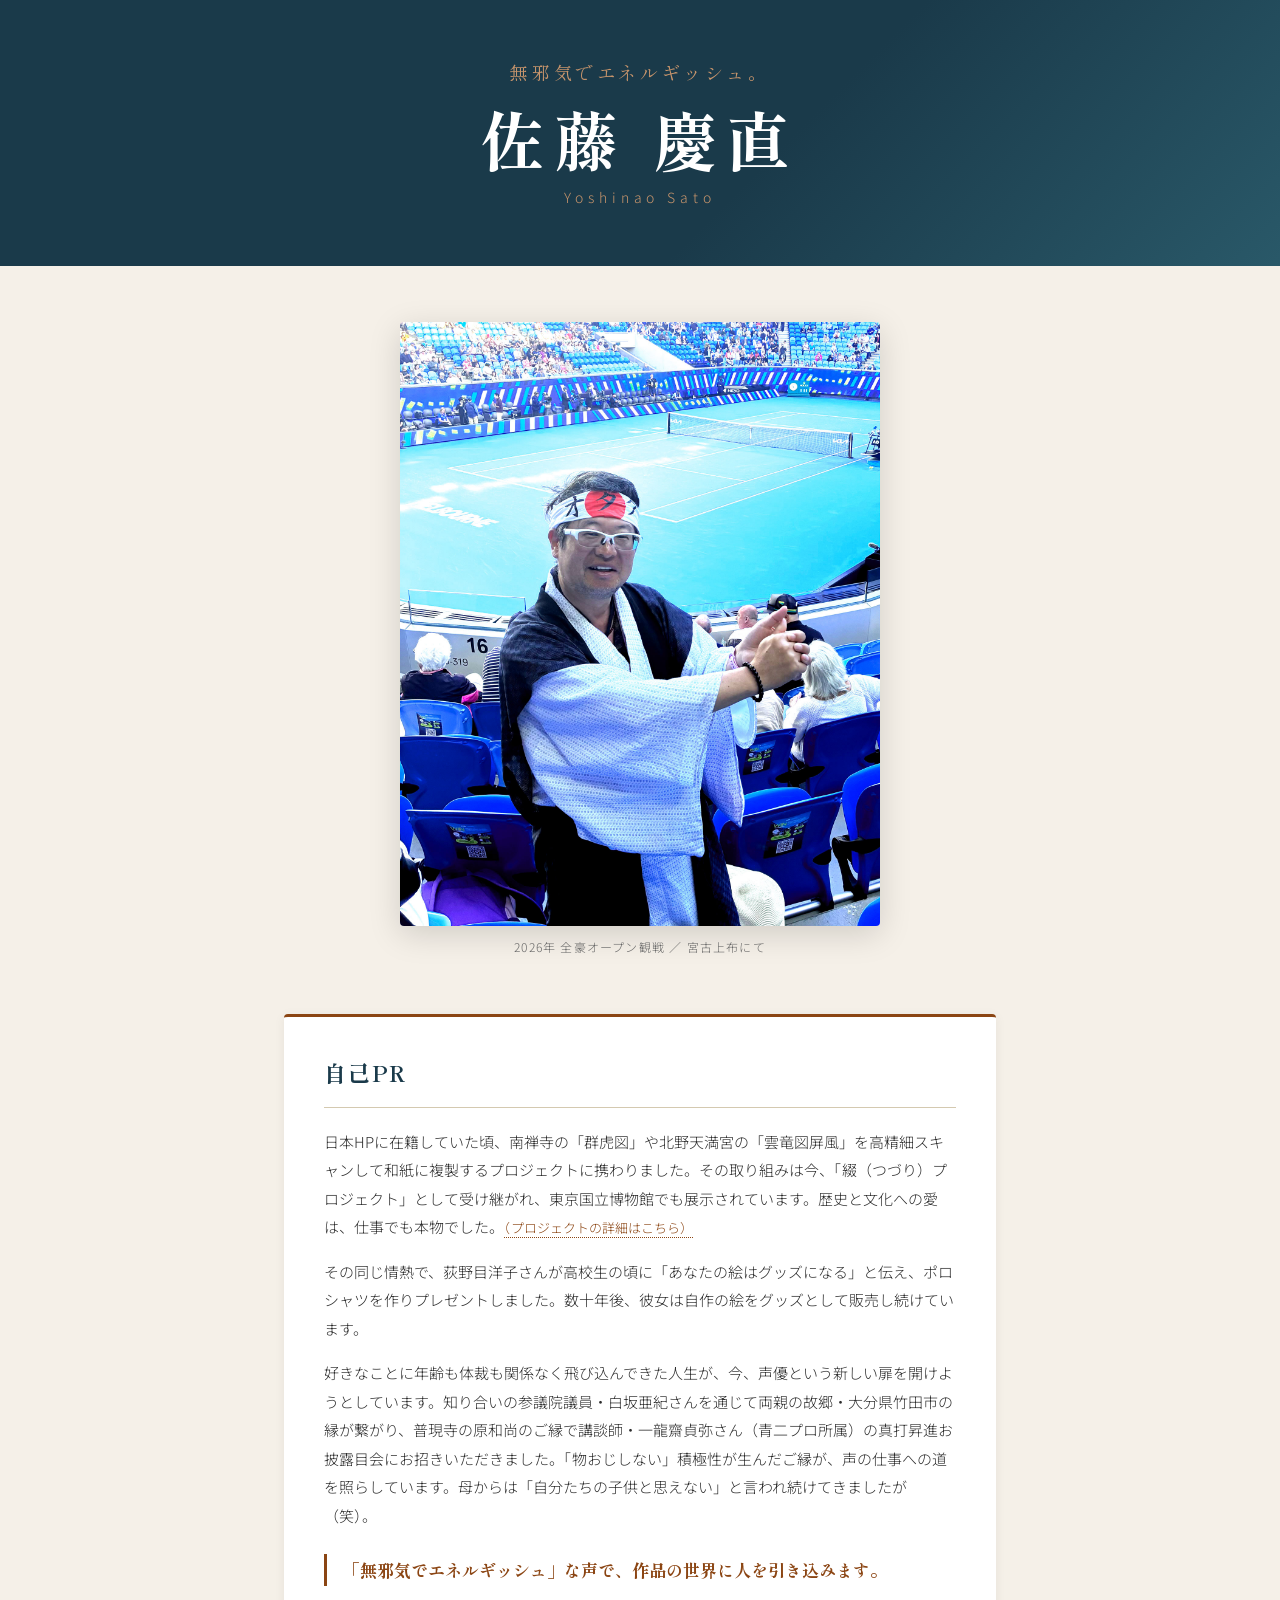
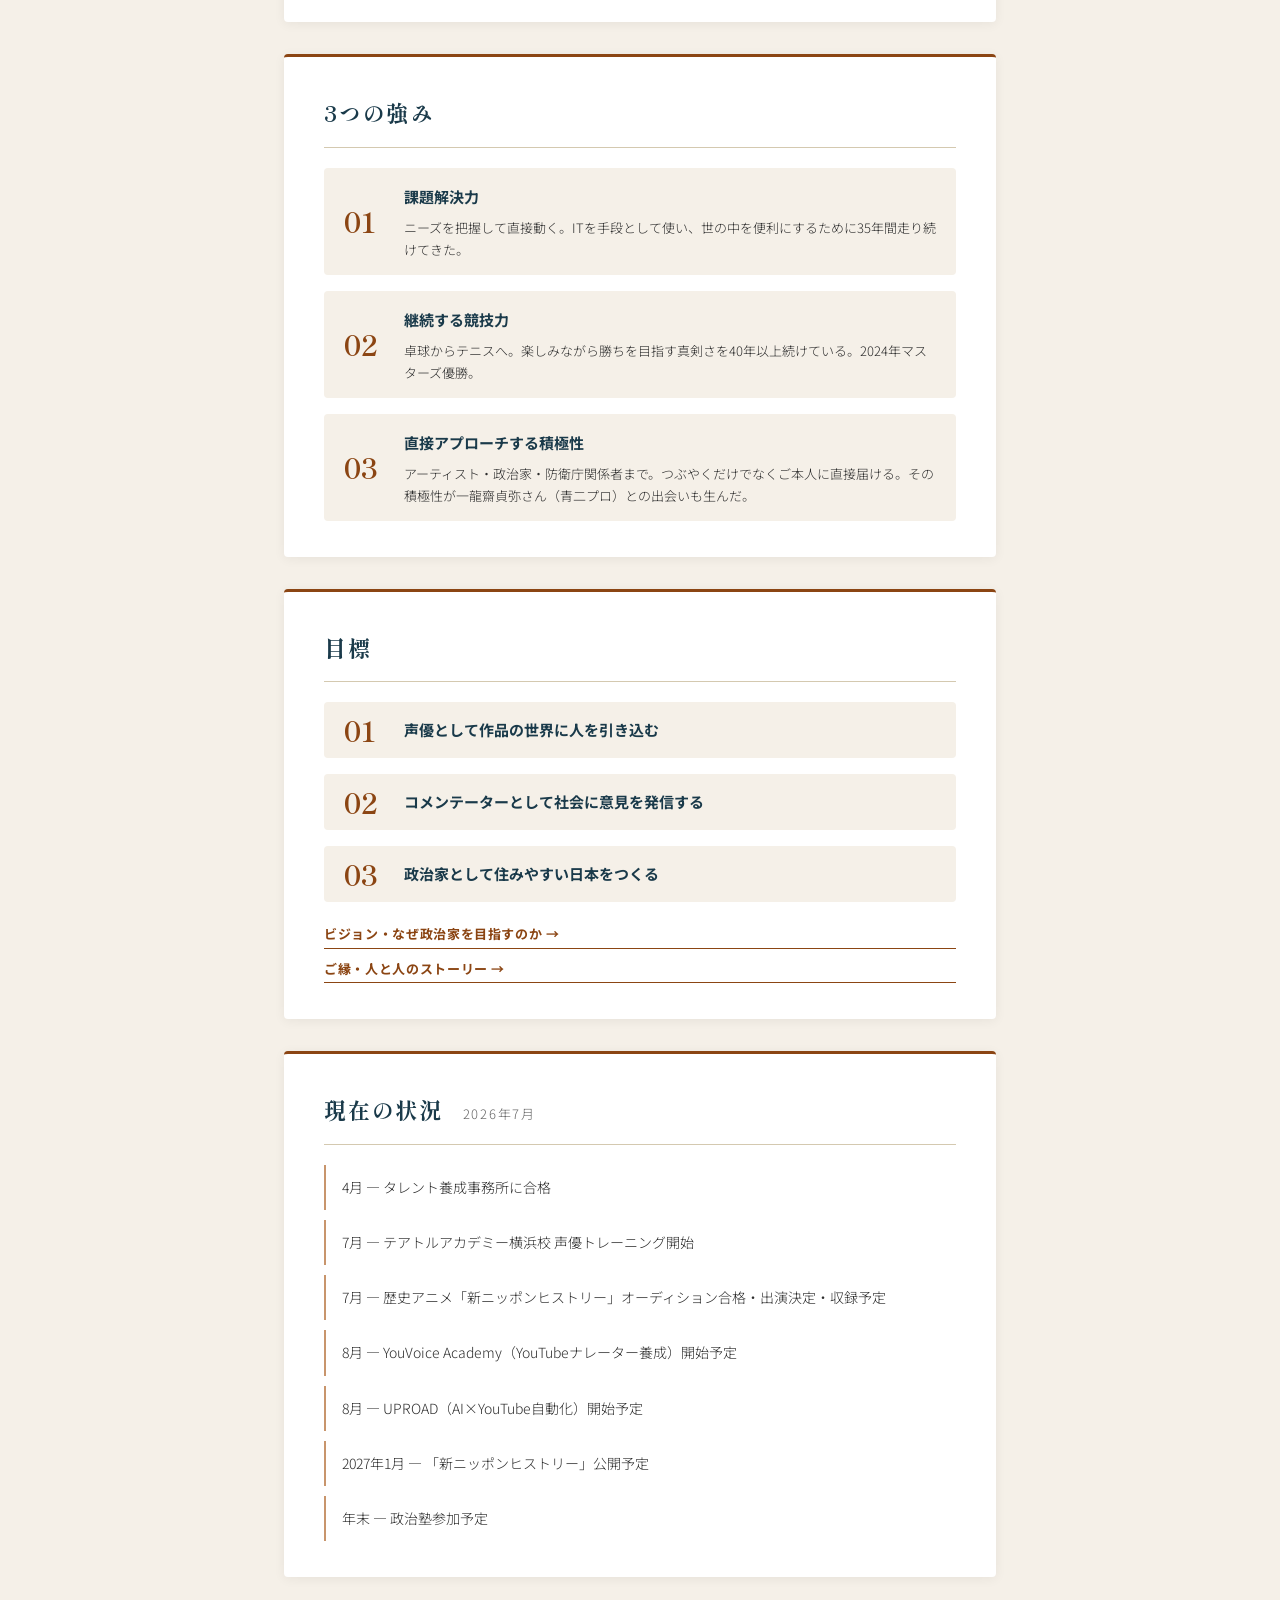
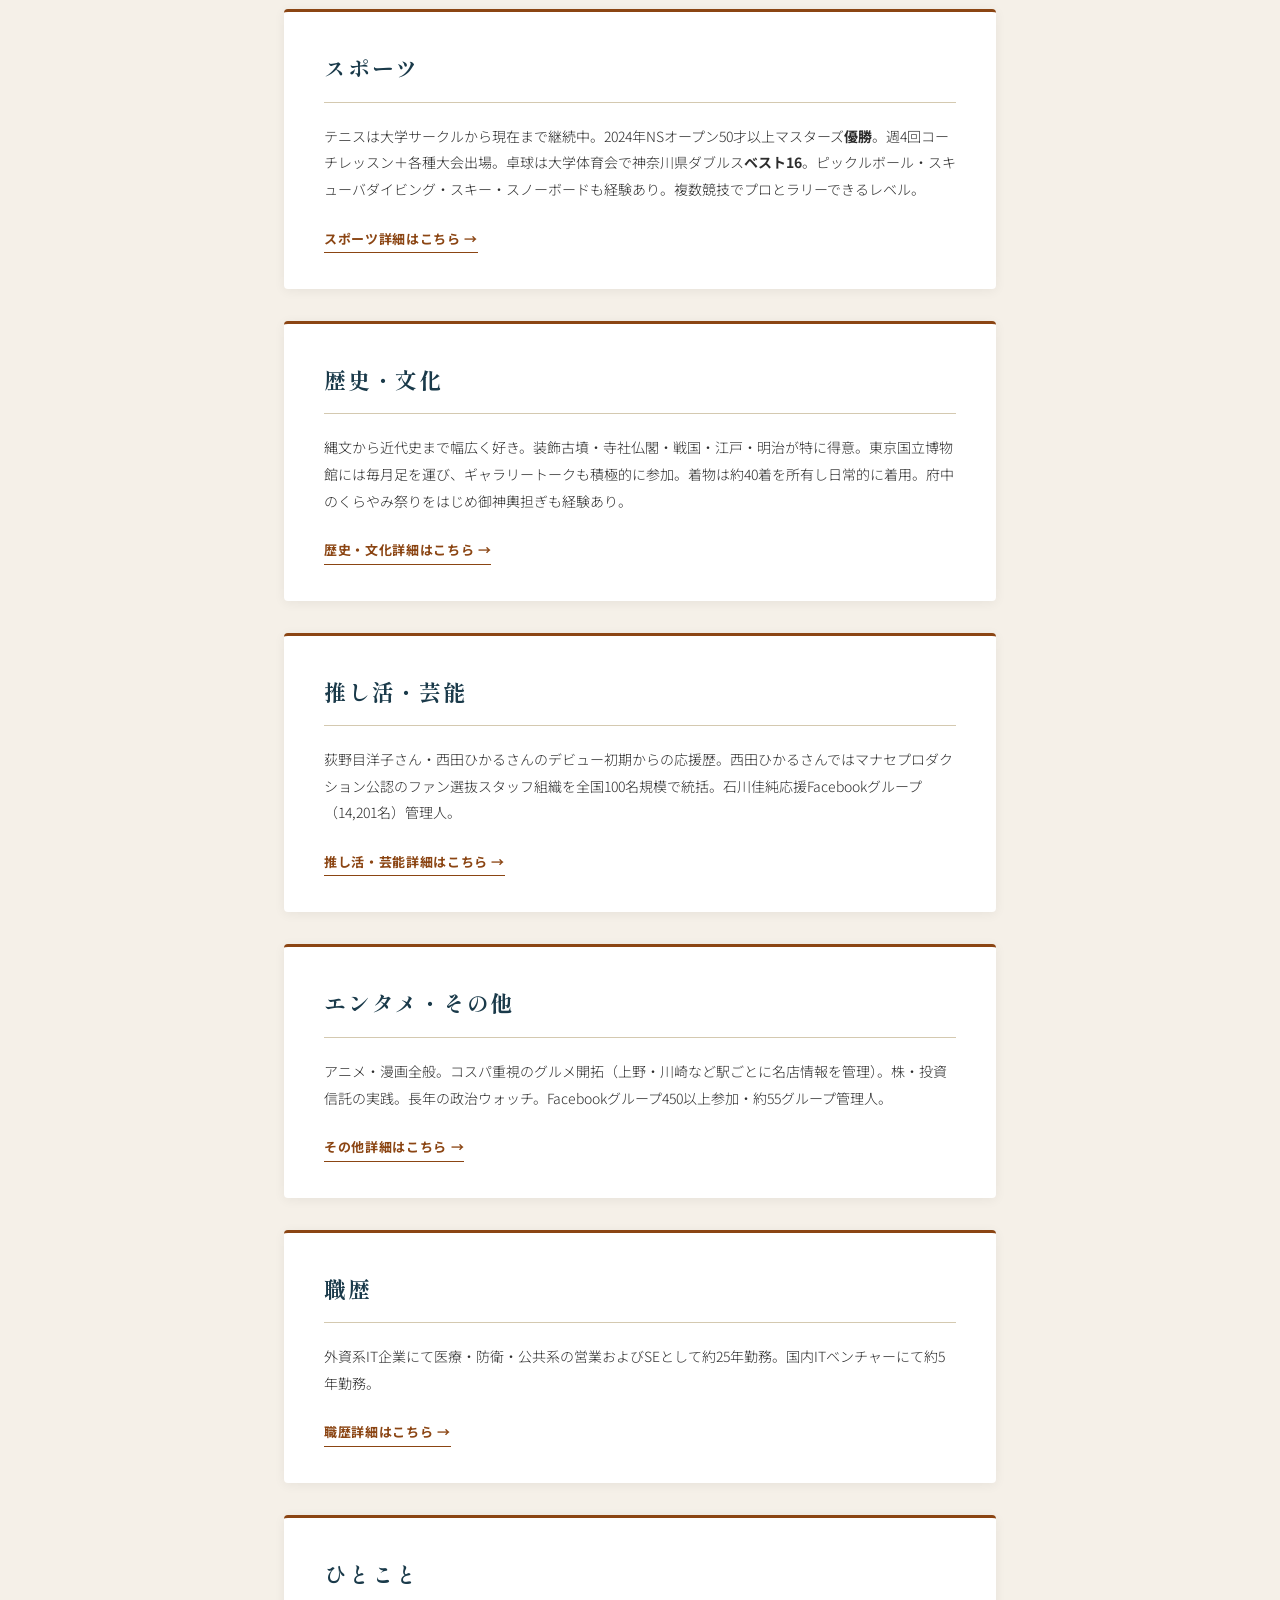
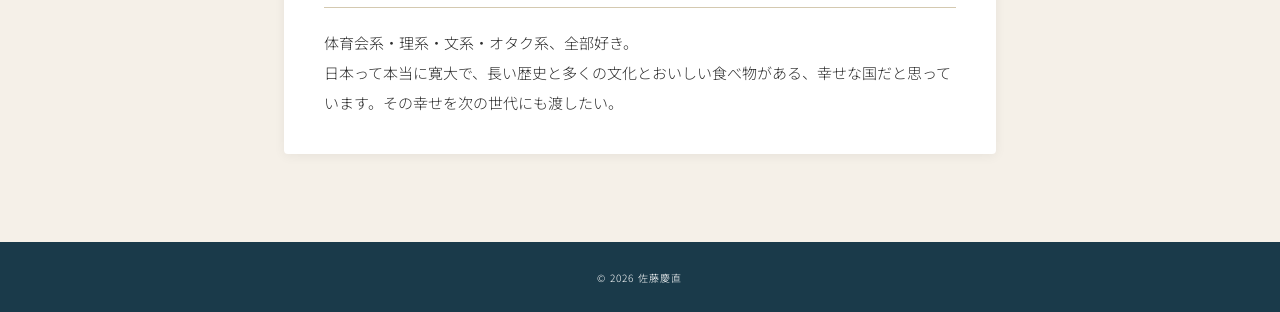
<file: index.html>
<!DOCTYPE html>
<html lang="ja">

<head>
    <meta charset="UTF-8">
    <meta name="viewport" content="width=device-width, initial-scale=1.0">
    <title>佐藤慶直 プロフィール</title>
    <link rel="stylesheet" href="sample.css">
    <link rel="preconnect" href="https://fonts.googleapis.com">
    <link rel="preconnect" href="https://fonts.gstatic.com" crossorigin>
    <link href="https://fonts.googleapis.com/css2?family=Noto+Sans+JP:wght@300;400;700;900&family=Shippori+Mincho:wght@400;700&display=swap" rel="stylesheet">
</head>

<body>

    <header>
        <div class="header-inner">
            <p class="header-catch">無邪気でエネルギッシュ。</p>
            <h1>佐藤 慶直</h1>
            <p class="header-sub">Yoshinao Sato</p>
        </div>
    </header>

    <main>

        <!-- メイン画像 -->
        <div class="mv">
            <img src="images/AO2026JanIMG_3652ps.jpg" alt="2026年全豪オープンに宮古上布で参加">
            <p class="mv-caption">2026年 全豪オープン観戦 ／ 宮古上布にて</p>
        </div>

        <!-- 自己PR -->
        <section class="section-pr">
            <h2>自己PR</h2>
            <p>
                日本HPに在籍していた頃、南禅寺の「群虎図」や北野天満宮の「雲竜図屏風」を高精細スキャンして和紙に複製するプロジェクトに携わりました。その取り組みは今、「綴（つづり）プロジェクト」として受け継がれ、東京国立博物館でも展示されています。歴史と文化への愛は、仕事でも本物でした。<a href="kyoto-project.html" class="inline-link">（プロジェクトの詳細はこちら）</a>
            </p>
            <p>
                その同じ情熱で、荻野目洋子さんが高校生の頃に「あなたの絵はグッズになる」と伝え、ポロシャツを作りプレゼントしました。数十年後、彼女は自作の絵をグッズとして販売し続けています。
            </p>
            <p>
                好きなことに年齢も体裁も関係なく飛び込んできた人生が、今、声優という新しい扉を開けようとしています。知り合いの参議院議員・白坂亜紀さんを通じて両親の故郷・大分県竹田市の縁が繋がり、普現寺の原和尚のご縁で講談師・一龍齋貞弥さん（青二プロ所属）の真打昇進お披露目会にお招きいただきました。「物おじしない」積極性が生んだご縁が、声の仕事への道を照らしています。母からは「自分たちの子供と思えない」と言われ続けてきましたが（笑）。
            </p>
            <p class="pr-theme">「無邪気でエネルギッシュ」な声で、作品の世界に人を引き込みます。</p>
        </section>

        <!-- 3つの強み -->
        <section>
            <h2>3つの強み</h2>
            <ol class="goal-list">
                <li>
                    <span class="goal-num">01</span>
                    <div>
                        <span class="goal-text">課題解決力</span>
                        <p style="font-size:13px;font-weight:300;margin-top:6px;line-height:1.7;">ニーズを把握して直接動く。ITを手段として使い、世の中を便利にするために35年間走り続けてきた。</p>
                    </div>
                </li>
                <li>
                    <span class="goal-num">02</span>
                    <div>
                        <span class="goal-text">継続する競技力</span>
                        <p style="font-size:13px;font-weight:300;margin-top:6px;line-height:1.7;">卓球からテニスへ。楽しみながら勝ちを目指す真剣さを40年以上続けている。2024年マスターズ優勝。</p>
                    </div>
                </li>
                <li>
                    <span class="goal-num">03</span>
                    <div>
                        <span class="goal-text">直接アプローチする積極性</span>
                        <p style="font-size:13px;font-weight:300;margin-top:6px;line-height:1.7;">アーティスト・政治家・防衛庁関係者まで。つぶやくだけでなくご本人に直接届ける。その積極性が一龍齋貞弥さん（青二プロ）との出会いも生んだ。</p>
                    </div>
                </li>
            </ol>
        </section>

        <!-- 目標 -->
        <section>
            <h2>目標</h2>
            <ol class="goal-list">
                <li>
                    <span class="goal-num">01</span>
                    <span class="goal-text">声優として作品の世界に人を引き込む</span>
                </li>
                <li>
                    <span class="goal-num">02</span>
                    <span class="goal-text">コメンテーターとして社会に意見を発信する</span>
                </li>
                <li>
                    <span class="goal-num">03</span>
                    <span class="goal-text">政治家として住みやすい日本をつくる</span>
                </li>
            </ol>
            <div style="margin-top: 20px; display: flex; flex-direction: column; gap: 8px;">
                <a href="vision.html" class="more-link">ビジョン・なぜ政治家を目指すのか →</a>
                <a href="connections.html" class="more-link">ご縁・人と人のストーリー →</a>
            </div>
        </section>

        <!-- 現在の状況 -->
        <section>
            <h2>現在の状況 <span class="section-date">2026年7月</span></h2>
            <ul class="status-list">
                <li>4月 ― タレント養成事務所に合格</li>
                <li>7月 ― テアトルアカデミー横浜校 声優トレーニング開始</li>
                <li>7月 ― 歴史アニメ「新ニッポンヒストリー」オーディション合格・出演決定・収録予定</li>
                <li>8月 ― YouVoice Academy（YouTubeナレーター養成）開始予定</li>
                <li>8月 ― UPROAD（AI×YouTube自動化）開始予定</li>
                <li>2027年1月 ― 「新ニッポンヒストリー」公開予定</li>
                <li>年末 ― 政治塾参加予定</li>
            </ul>
        </section>

        <!-- スポーツ -->
        <section class="section-hobby">
            <h2>スポーツ</h2>
            <p class="hobby-lead">
                テニスは大学サークルから現在まで継続中。2024年NSオープン50才以上マスターズ<strong>優勝</strong>。週4回コーチレッスン＋各種大会出場。卓球は大学体育会で神奈川県ダブルス<strong>ベスト16</strong>。ピックルボール・スキューバダイビング・スキー・スノーボードも経験あり。複数競技でプロとラリーできるレベル。
            </p>
            <a href="sports.html" class="more-link">スポーツ詳細はこちら →</a>
        </section>

        <!-- 歴史・文化 -->
        <section class="section-hobby">
            <h2>歴史・文化</h2>
            <p class="hobby-lead">
                縄文から近代史まで幅広く好き。装飾古墳・寺社仏閣・戦国・江戸・明治が特に得意。東京国立博物館には毎月足を運び、ギャラリートークも積極的に参加。着物は約40着を所有し日常的に着用。府中のくらやみ祭りをはじめ御神輿担ぎも経験あり。
            </p>
            <a href="history.html" class="more-link">歴史・文化詳細はこちら →</a>
        </section>

        <!-- 推し活・芸能 -->
        <section class="section-hobby">
            <h2>推し活・芸能</h2>
            <p class="hobby-lead">
                荻野目洋子さん・西田ひかるさんのデビュー初期からの応援歴。西田ひかるさんではマナセプロダクション公認のファン選抜スタッフ組織を全国100名規模で統括。石川佳純応援Facebookグループ（14,201名）管理人。
            </p>
            <a href="oshi.html" class="more-link">推し活・芸能詳細はこちら →</a>
        </section>

        <!-- エンタメ・その他 -->
        <section class="section-hobby">
            <h2>エンタメ・その他</h2>
            <p class="hobby-lead">
                アニメ・漫画全般。コスパ重視のグルメ開拓（上野・川崎など駅ごとに名店情報を管理）。株・投資信託の実践。長年の政治ウォッチ。Facebookグループ450以上参加・約55グループ管理人。
            </p>
            <a href="entame.html" class="more-link">その他詳細はこちら →</a>
        </section>

        <!-- 職歴 -->
        <section>
            <h2>職歴</h2>
            <p class="career-summary">
                外資系IT企業にて医療・防衛・公共系の営業およびSEとして約25年勤務。国内ITベンチャーにて約5年勤務。
            </p>
            <a href="career.html" class="more-link">職歴詳細はこちら →</a>
        </section>

        <!-- コメント -->
        <section>
            <h2>ひとこと</h2>
            <p class="comment-text">
                体育会系・理系・文系・オタク系、全部好き。<br>
                日本って本当に寛大で、長い歴史と多くの文化とおいしい食べ物がある、幸せな国だと思っています。その幸せを次の世代にも渡したい。
            </p>
        </section>

    </main>

    <footer>
        <p><small>&copy; 2026 佐藤慶直</small></p>
    </footer>

</body>

</html>
</file>
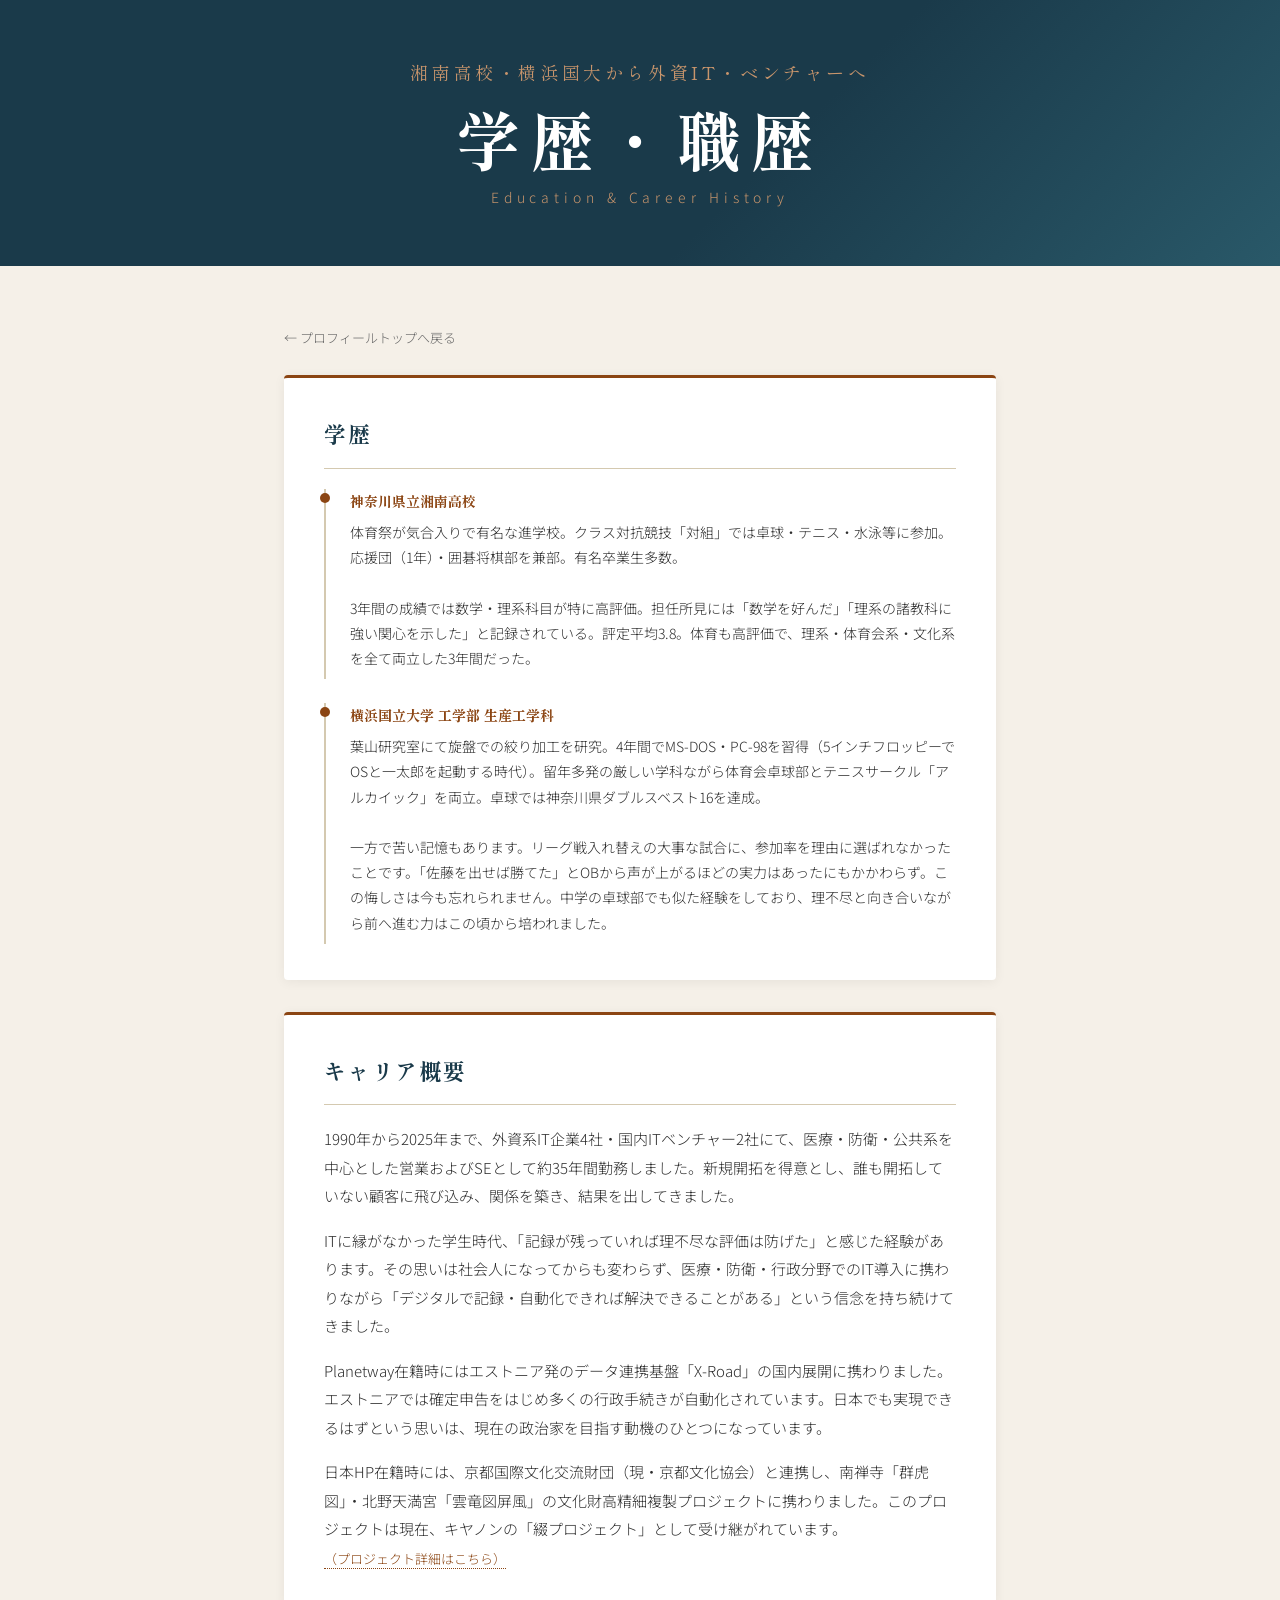
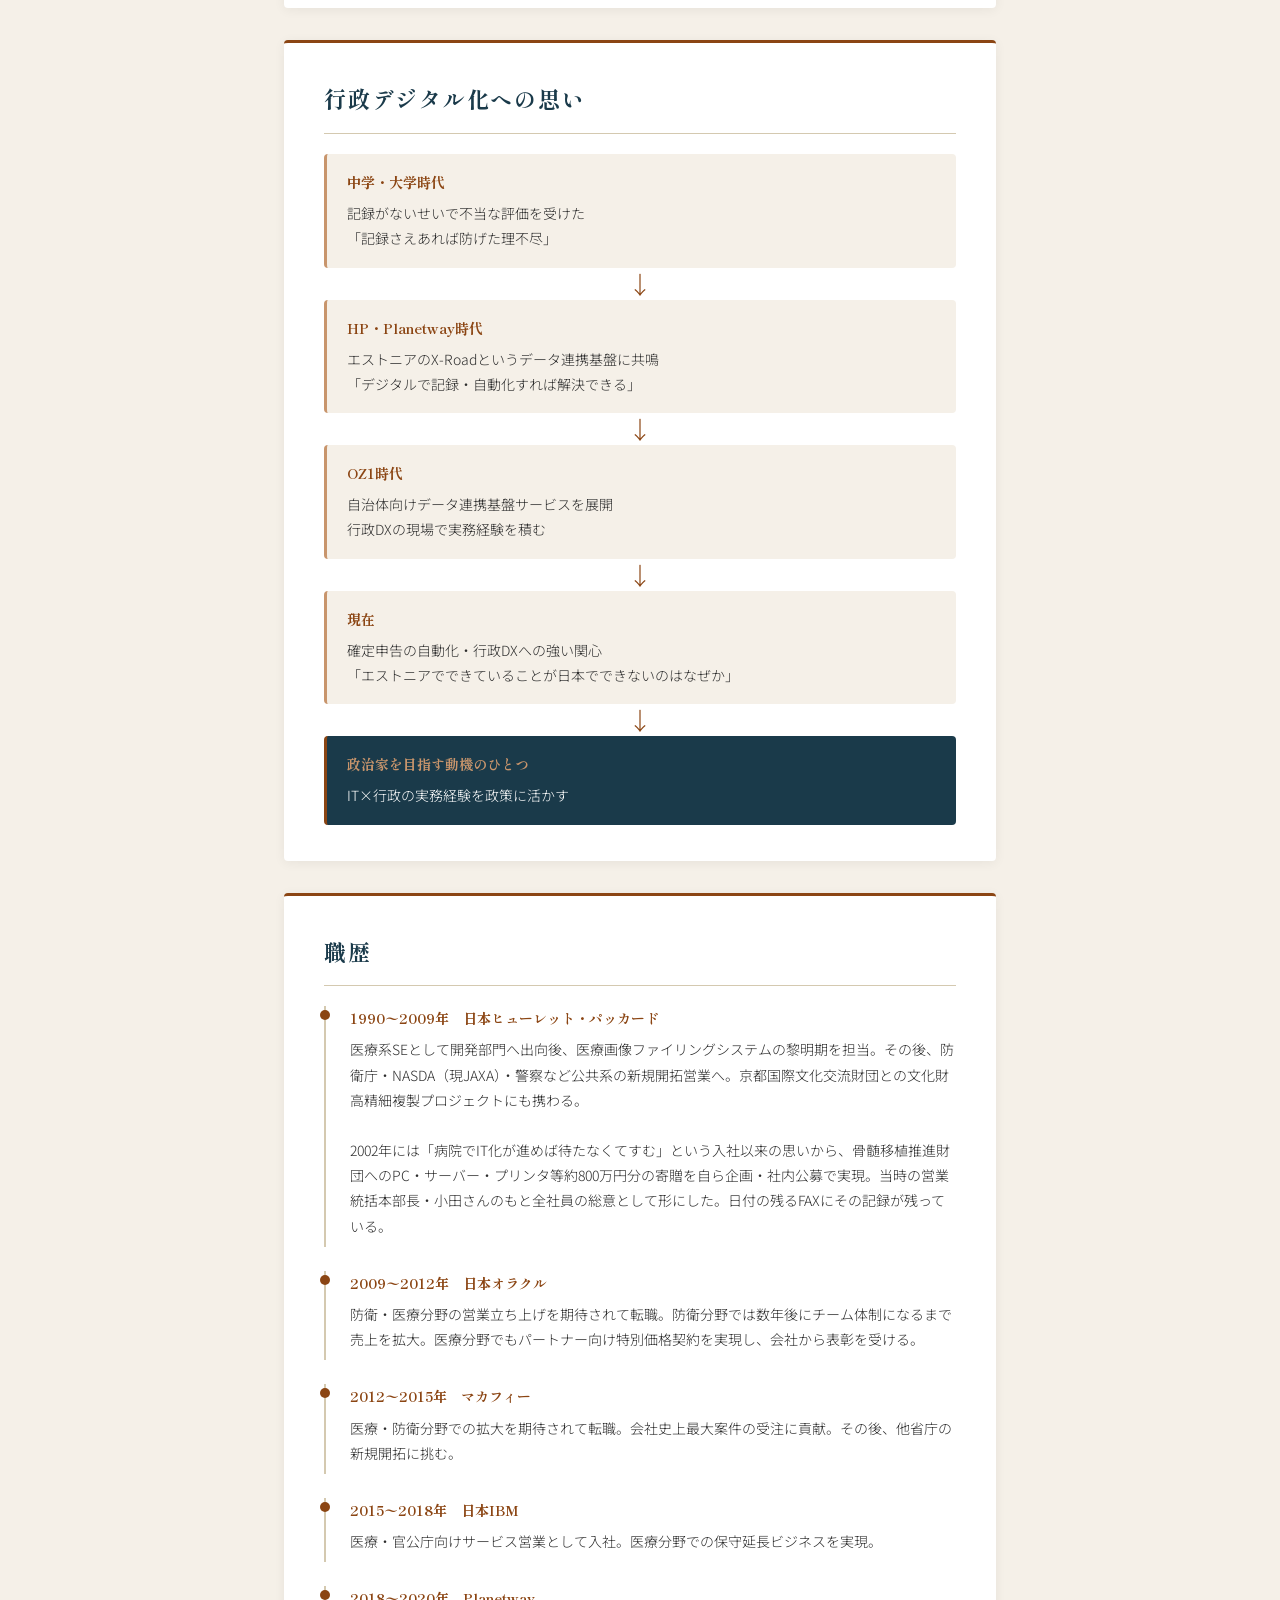
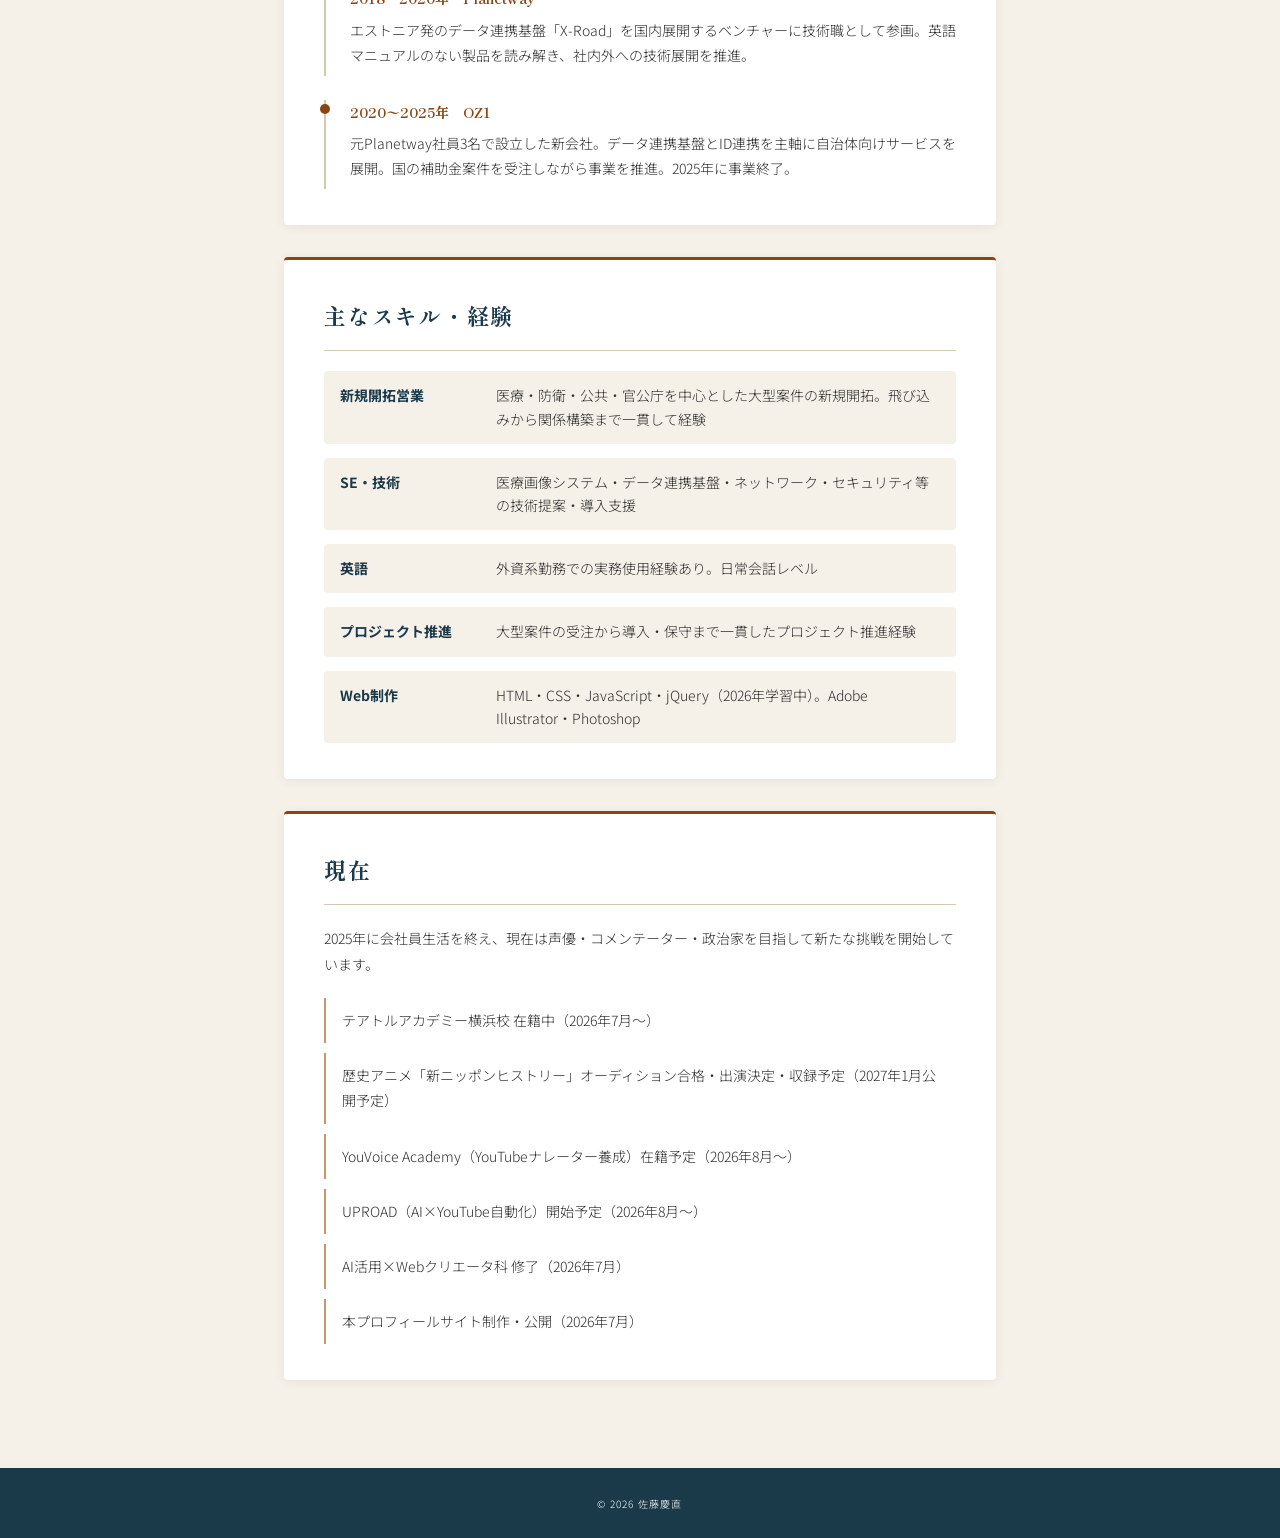
<file: career.html>
<!DOCTYPE html>
<html lang="ja">

<head>
    <meta charset="UTF-8">
    <meta name="viewport" content="width=device-width, initial-scale=1.0">
    <title>職歴｜佐藤慶直</title>
    <link rel="stylesheet" href="sample.css">
    <link rel="preconnect" href="https://fonts.googleapis.com">
    <link rel="preconnect" href="https://fonts.gstatic.com" crossorigin>
    <link href="https://fonts.googleapis.com/css2?family=Noto+Sans+JP:wght@300;400;700;900&family=Shippori+Mincho:wght@400;700&display=swap" rel="stylesheet">
</head>

<body>

    <header>
        <div class="header-inner">
            <p class="header-catch">湘南高校・横浜国大から外資IT・ベンチャーへ</p>
            <h1>学歴・職歴</h1>
            <p class="header-sub">Education & Career History</p>
        </div>
    </header>

    <main>

        <p class="back-link"><a href="index.html">← プロフィールトップへ戻る</a></p>

        <!-- 学歴 -->
        <section>
            <h2>学歴</h2>
            <ul class="timeline">
                <li>
                    <span class="timeline-date">神奈川県立湘南高校</span>
                    <span class="timeline-text">体育祭が気合入りで有名な進学校。クラス対抗競技「対組」では卓球・テニス・水泳等に参加。応援団（1年）・囲碁将棋部を兼部。有名卒業生多数。<br><br>
                    3年間の成績では数学・理系科目が特に高評価。担任所見には「数学を好んだ」「理系の諸教科に強い関心を示した」と記録されている。評定平均3.8。体育も高評価で、理系・体育会系・文化系を全て両立した3年間だった。</span>
                </li>
                <li>
                    <span class="timeline-date">横浜国立大学 工学部 生産工学科</span>
                    <span class="timeline-text">葉山研究室にて旋盤での絞り加工を研究。4年間でMS-DOS・PC-98を習得（5インチフロッピーでOSと一太郎を起動する時代）。留年多発の厳しい学科ながら体育会卓球部とテニスサークル「アルカイック」を両立。卓球では神奈川県ダブルスベスト16を達成。<br><br>
                    一方で苦い記憶もあります。リーグ戦入れ替えの大事な試合に、参加率を理由に選ばれなかったことです。「佐藤を出せば勝てた」とOBから声が上がるほどの実力はあったにもかかわらず。この悔しさは今も忘れられません。中学の卓球部でも似た経験をしており、理不尽と向き合いながら前へ進む力はこの頃から培われました。</span>
                </li>
            </ul>
        </section>

        <!-- 概要 -->
        <section class="section-pr">
            <h2>キャリア概要</h2>
            <p>
                1990年から2025年まで、外資系IT企業4社・国内ITベンチャー2社にて、医療・防衛・公共系を中心とした営業およびSEとして約35年間勤務しました。新規開拓を得意とし、誰も開拓していない顧客に飛び込み、関係を築き、結果を出してきました。
            </p>
            <p>
                ITに縁がなかった学生時代、「記録が残っていれば理不尽な評価は防げた」と感じた経験があります。その思いは社会人になってからも変わらず、医療・防衛・行政分野でのIT導入に携わりながら「デジタルで記録・自動化できれば解決できることがある」という信念を持ち続けてきました。
            </p>
            <p>
                Planetway在籍時にはエストニア発のデータ連携基盤「X-Road」の国内展開に携わりました。エストニアでは確定申告をはじめ多くの行政手続きが自動化されています。日本でも実現できるはずという思いは、現在の政治家を目指す動機のひとつになっています。
            </p>
            <p>
                日本HP在籍時には、京都国際文化交流財団（現・京都文化協会）と連携し、南禅寺「群虎図」・北野天満宮「雲竜図屏風」の文化財高精細複製プロジェクトに携わりました。このプロジェクトは現在、キヤノンの「綴プロジェクト」として受け継がれています。
                <a href="kyoto-project.html" class="inline-link">（プロジェクト詳細はこちら）</a>
            </p>
        </section>

        <!-- デジタル化への思い・ストーリーフロー -->
        <section>
            <h2>行政デジタル化への思い</h2>
            <div class="flow-box">
                <div class="flow-item">
                    <span class="flow-label">中学・大学時代</span>
                    <span class="flow-text">記録がないせいで不当な評価を受けた<br>「記録さえあれば防げた理不尽」</span>
                </div>
                <div class="flow-arrow">↓</div>
                <div class="flow-item">
                    <span class="flow-label">HP・Planetway時代</span>
                    <span class="flow-text">エストニアのX-Roadというデータ連携基盤に共鳴<br>「デジタルで記録・自動化すれば解決できる」</span>
                </div>
                <div class="flow-arrow">↓</div>
                <div class="flow-item">
                    <span class="flow-label">OZ1時代</span>
                    <span class="flow-text">自治体向けデータ連携基盤サービスを展開<br>行政DXの現場で実務経験を積む</span>
                </div>
                <div class="flow-arrow">↓</div>
                <div class="flow-item">
                    <span class="flow-label">現在</span>
                    <span class="flow-text">確定申告の自動化・行政DXへの強い関心<br>「エストニアでできていることが日本でできないのはなぜか」</span>
                </div>
                <div class="flow-arrow">↓</div>
                <div class="flow-item flow-goal">
                    <span class="flow-label">政治家を目指す動機のひとつ</span>
                    <span class="flow-text">IT×行政の実務経験を政策に活かす</span>
                </div>
            </div>
        </section>

        <!-- 職歴タイムライン -->
        <section>
            <h2>職歴</h2>
            <ul class="timeline">
                <li>
                    <span class="timeline-date">1990〜2009年　日本ヒューレット・パッカード</span>
                    <span class="timeline-text">医療系SEとして開発部門へ出向後、医療画像ファイリングシステムの黎明期を担当。その後、防衛庁・NASDA（現JAXA）・警察など公共系の新規開拓営業へ。京都国際文化交流財団との文化財高精細複製プロジェクトにも携わる。<br><br>
                    2002年には「病院でIT化が進めば待たなくてすむ」という入社以来の思いから、骨髄移植推進財団へのPC・サーバー・プリンタ等約800万円分の寄贈を自ら企画・社内公募で実現。当時の営業統括本部長・小田さんのもと全社員の総意として形にした。日付の残るFAXにその記録が残っている。</span>
                </li>
                <li>
                    <span class="timeline-date">2009〜2012年　日本オラクル</span>
                    <span class="timeline-text">防衛・医療分野の営業立ち上げを期待されて転職。防衛分野では数年後にチーム体制になるまで売上を拡大。医療分野でもパートナー向け特別価格契約を実現し、会社から表彰を受ける。</span>
                </li>
                <li>
                    <span class="timeline-date">2012〜2015年　マカフィー</span>
                    <span class="timeline-text">医療・防衛分野での拡大を期待されて転職。会社史上最大案件の受注に貢献。その後、他省庁の新規開拓に挑む。</span>
                </li>
                <li>
                    <span class="timeline-date">2015〜2018年　日本IBM</span>
                    <span class="timeline-text">医療・官公庁向けサービス営業として入社。医療分野での保守延長ビジネスを実現。</span>
                </li>
                <li>
                    <span class="timeline-date">2018〜2020年　Planetway</span>
                    <span class="timeline-text">エストニア発のデータ連携基盤「X-Road」を国内展開するベンチャーに技術職として参画。英語マニュアルのない製品を読み解き、社内外への技術展開を推進。</span>
                </li>
                <li>
                    <span class="timeline-date">2020〜2025年　OZ1</span>
                    <span class="timeline-text">元Planetway社員3名で設立した新会社。データ連携基盤とID連携を主軸に自治体向けサービスを展開。国の補助金案件を受注しながら事業を推進。2025年に事業終了。</span>
                </li>
            </ul>
        </section>

        <!-- スキル -->
        <section>
            <h2>主なスキル・経験</h2>
            <ul class="sports-list">
                <li>
                    <span class="sports-name">新規開拓営業</span>
                    <span class="sports-desc">医療・防衛・公共・官公庁を中心とした大型案件の新規開拓。飛び込みから関係構築まで一貫して経験</span>
                </li>
                <li>
                    <span class="sports-name">SE・技術</span>
                    <span class="sports-desc">医療画像システム・データ連携基盤・ネットワーク・セキュリティ等の技術提案・導入支援</span>
                </li>
                <li>
                    <span class="sports-name">英語</span>
                    <span class="sports-desc">外資系勤務での実務使用経験あり。日常会話レベル</span>
                </li>
                <li>
                    <span class="sports-name">プロジェクト推進</span>
                    <span class="sports-desc">大型案件の受注から導入・保守まで一貫したプロジェクト推進経験</span>
                </li>
                <li>
                    <span class="sports-name">Web制作</span>
                    <span class="sports-desc">HTML・CSS・JavaScript・jQuery（2026年学習中）。Adobe Illustrator・Photoshop</span>
                </li>
            </ul>
        </section>

        <!-- 現在 -->
        <section>
            <h2>現在</h2>
            <p class="hobby-lead">
                2025年に会社員生活を終え、現在は声優・コメンテーター・政治家を目指して新たな挑戦を開始しています。
            </p>
            <ul class="status-list">
                <li>テアトルアカデミー横浜校 在籍中（2026年7月〜）</li>
                <li>歴史アニメ「新ニッポンヒストリー」オーディション合格・出演決定・収録予定（2027年1月公開予定）</li>
                <li>YouVoice Academy（YouTubeナレーター養成）在籍予定（2026年8月〜）</li>
                <li>UPROAD（AI×YouTube自動化）開始予定（2026年8月〜）</li>
                <li>AI活用×Webクリエータ科 修了（2026年7月）</li>
                <li>本プロフィールサイト制作・公開（2026年7月）</li>
            </ul>
        </section>

    </main>

    <footer>
        <p><small>&copy; 2026 佐藤慶直</small></p>
    </footer>

</body>

</html>
</file>
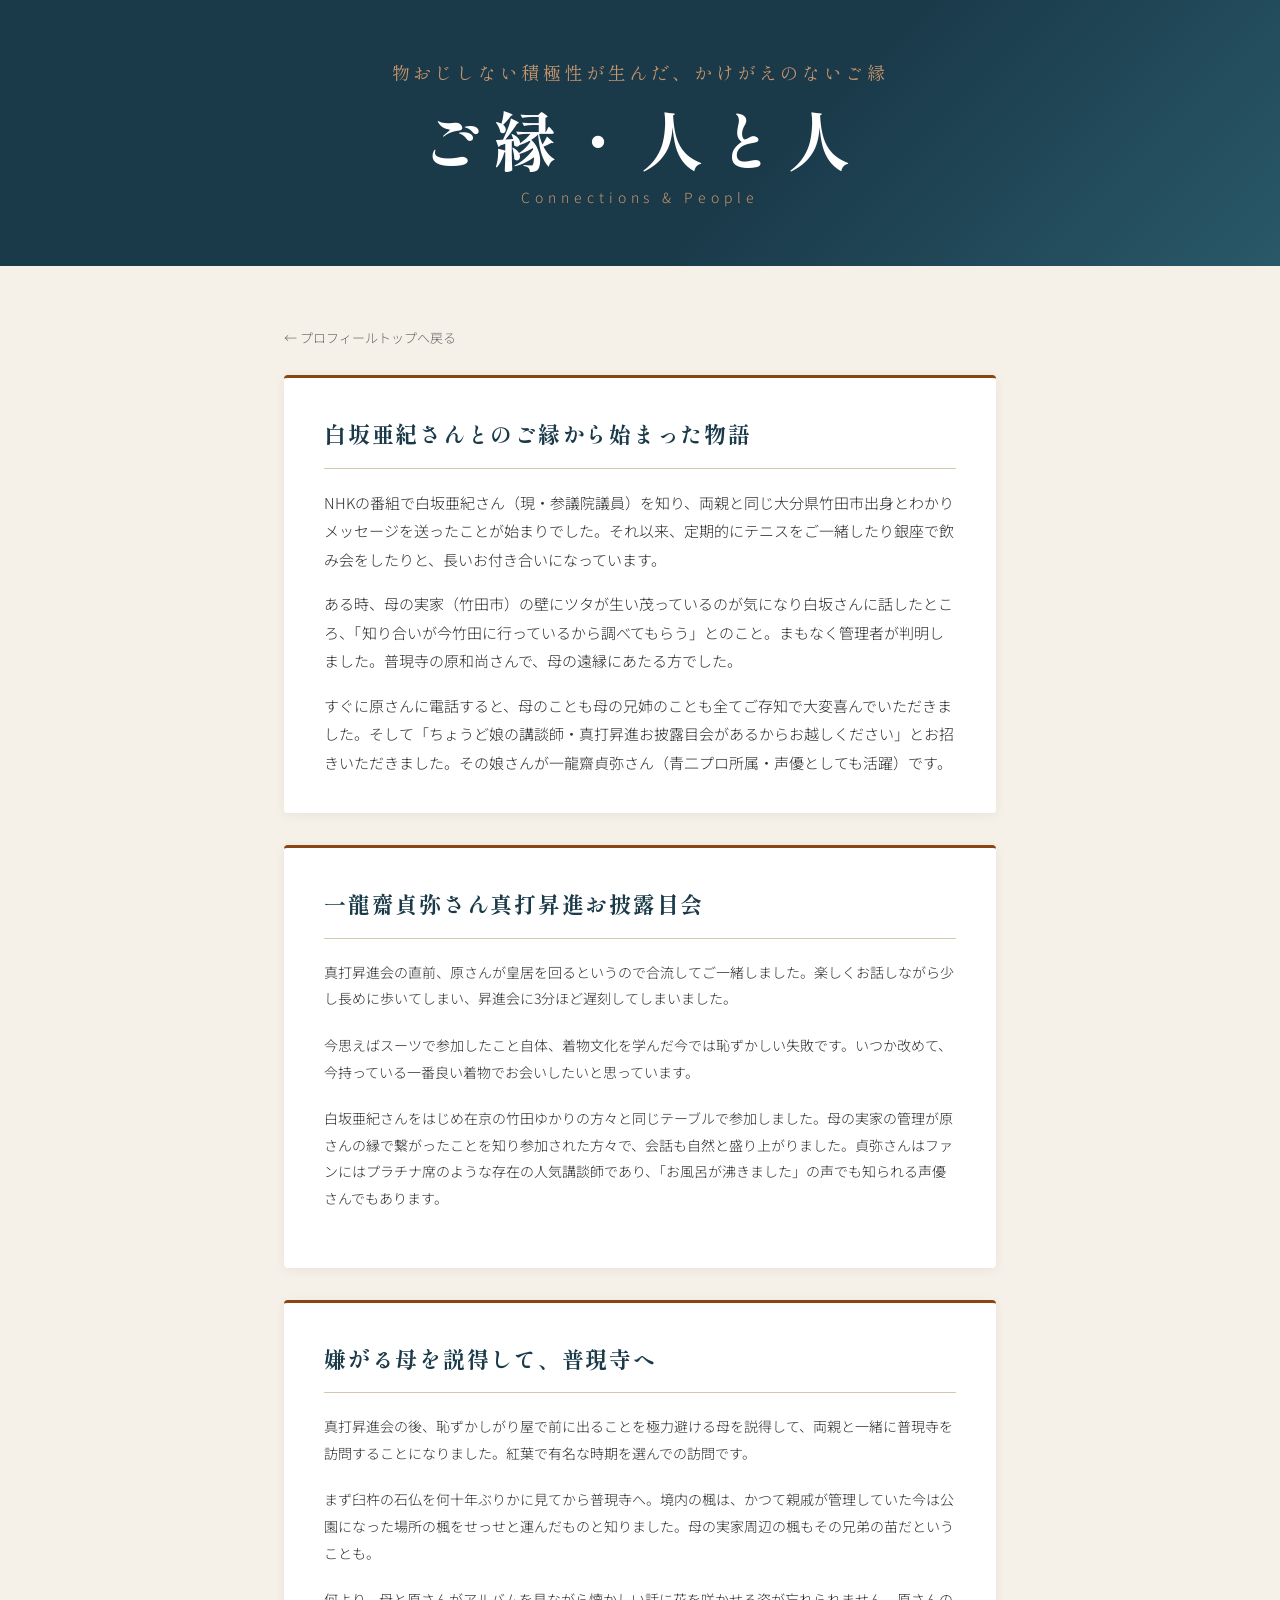
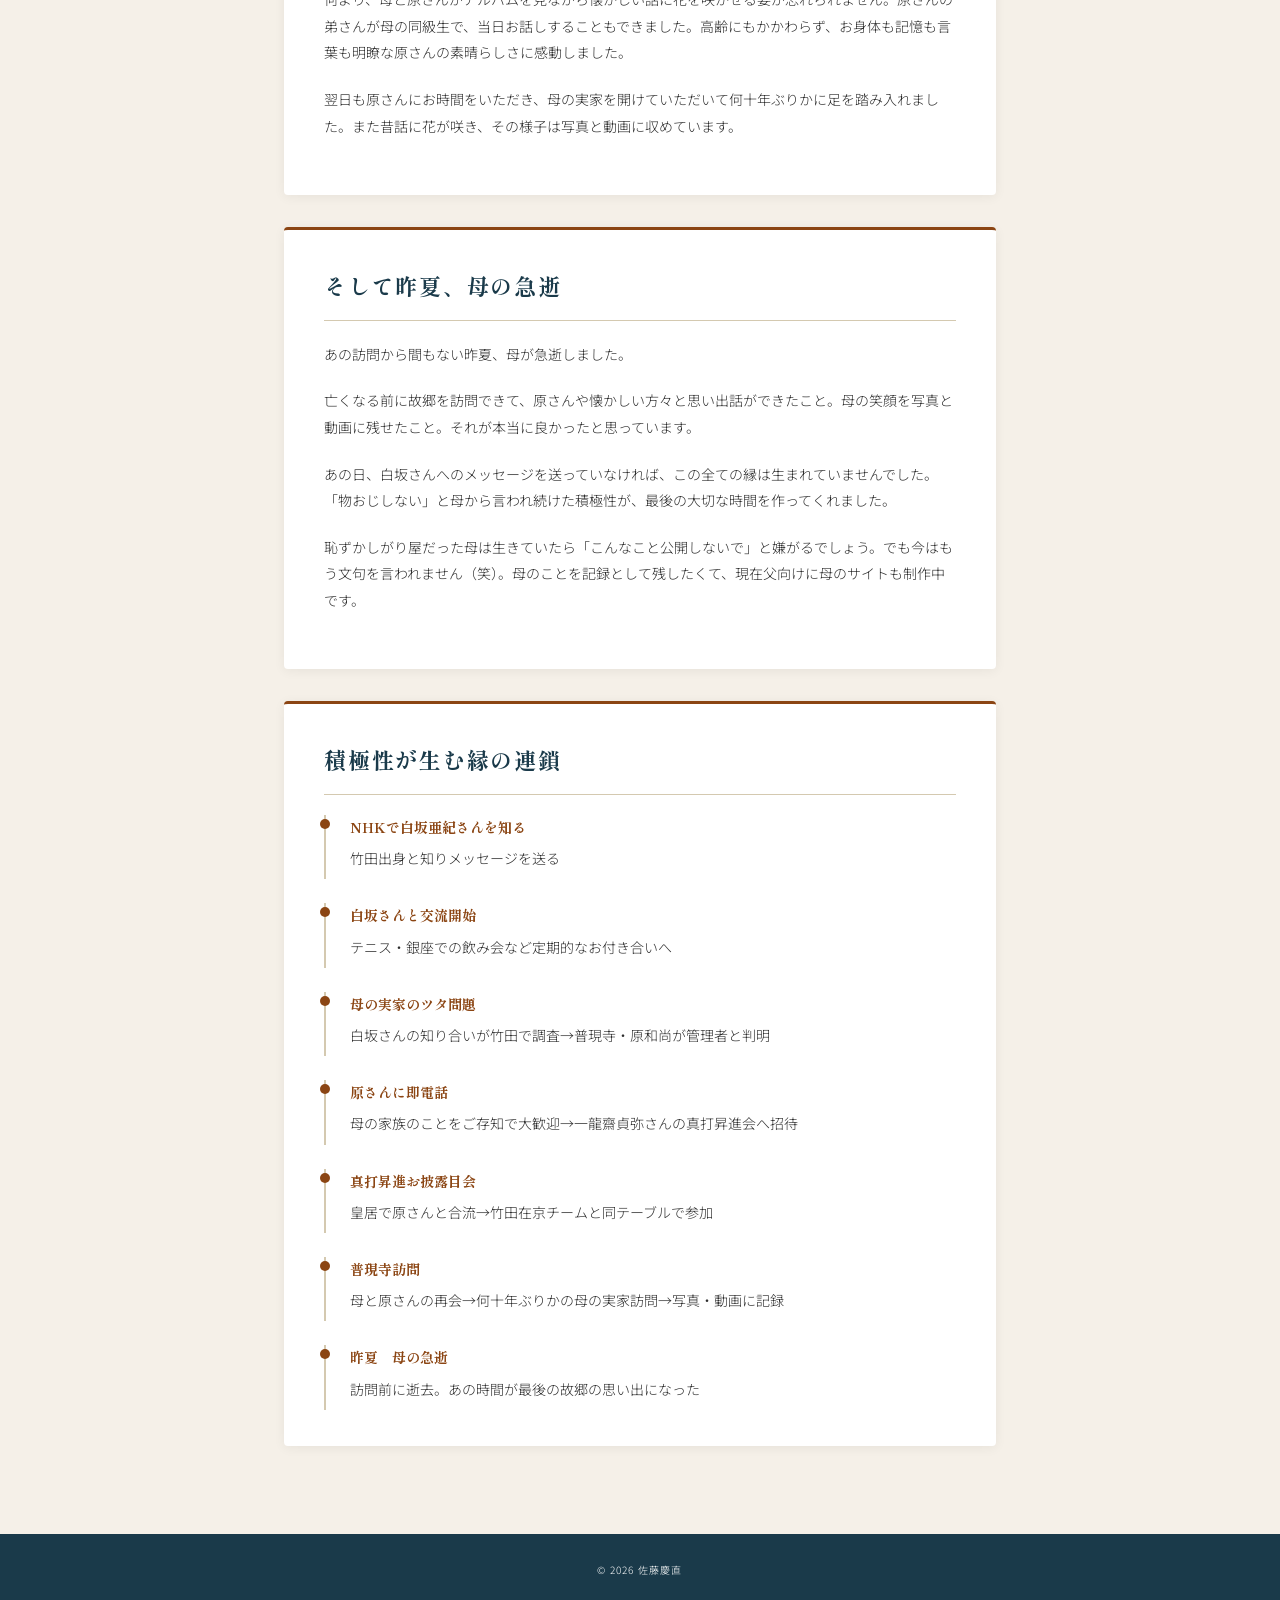
<file: connections.html>
<!DOCTYPE html>
<html lang="ja">

<head>
    <meta charset="UTF-8">
    <meta name="viewport" content="width=device-width, initial-scale=1.0">
    <title>ご縁・人と人｜佐藤慶直</title>
    <link rel="stylesheet" href="sample.css">
    <link rel="preconnect" href="https://fonts.googleapis.com">
    <link rel="preconnect" href="https://fonts.gstatic.com" crossorigin>
    <link href="https://fonts.googleapis.com/css2?family=Noto+Sans+JP:wght@300;400;700;900&family=Shippori+Mincho:wght@400;700&display=swap" rel="stylesheet">
</head>

<body>

    <header>
        <div class="header-inner">
            <p class="header-catch">物おじしない積極性が生んだ、かけがえのないご縁</p>
            <h1>ご縁・人と人</h1>
            <p class="header-sub">Connections & People</p>
        </div>
    </header>

    <main>

        <p class="back-link"><a href="index.html">← プロフィールトップへ戻る</a></p>

        <!-- 白坂亜紀さんとの縁 -->
        <section class="section-pr">
            <h2>白坂亜紀さんとのご縁から始まった物語</h2>
            <p>
                NHKの番組で白坂亜紀さん（現・参議院議員）を知り、両親と同じ大分県竹田市出身とわかりメッセージを送ったことが始まりでした。それ以来、定期的にテニスをご一緒したり銀座で飲み会をしたりと、長いお付き合いになっています。
            </p>
            <p>
                ある時、母の実家（竹田市）の壁にツタが生い茂っているのが気になり白坂さんに話したところ、「知り合いが今竹田に行っているから調べてもらう」とのこと。まもなく管理者が判明しました。普現寺の原和尚さんで、母の遠縁にあたる方でした。
            </p>
            <p>
                すぐに原さんに電話すると、母のことも母の兄姉のことも全てご存知で大変喜んでいただきました。そして「ちょうど娘の講談師・真打昇進お披露目会があるからお越しください」とお招きいただきました。その娘さんが一龍齋貞弥さん（青二プロ所属・声優としても活躍）です。
            </p>
        </section>

        <!-- 真打昇進会 -->
        <section>
            <h2>一龍齋貞弥さん真打昇進お披露目会</h2>
            <p class="hobby-lead">
                真打昇進会の直前、原さんが皇居を回るというので合流してご一緒しました。楽しくお話しながら少し長めに歩いてしまい、昇進会に3分ほど遅刻してしまいました。
            </p>
            <p class="hobby-lead">
                今思えばスーツで参加したこと自体、着物文化を学んだ今では恥ずかしい失敗です。いつか改めて、今持っている一番良い着物でお会いしたいと思っています。
            </p>
            <p class="hobby-lead">
                白坂亜紀さんをはじめ在京の竹田ゆかりの方々と同じテーブルで参加しました。母の実家の管理が原さんの縁で繋がったことを知り参加された方々で、会話も自然と盛り上がりました。貞弥さんはファンにはプラチナ席のような存在の人気講談師であり、「お風呂が沸きました」の声でも知られる声優さんでもあります。
            </p>
        </section>

        <!-- 普現寺訪問 -->
        <section>
            <h2>嫌がる母を説得して、普現寺へ</h2>
            <p class="hobby-lead">
                真打昇進会の後、恥ずかしがり屋で前に出ることを極力避ける母を説得して、両親と一緒に普現寺を訪問することになりました。紅葉で有名な時期を選んでの訪問です。
            </p>
            <p class="hobby-lead">
                まず臼杵の石仏を何十年ぶりかに見てから普現寺へ。境内の楓は、かつて親戚が管理していた今は公園になった場所の楓をせっせと運んだものと知りました。母の実家周辺の楓もその兄弟の苗だということも。
            </p>
            <p class="hobby-lead">
                何より、母と原さんがアルバムを見ながら懐かしい話に花を咲かせる姿が忘れられません。原さんの弟さんが母の同級生で、当日お話しすることもできました。高齢にもかかわらず、お身体も記憶も言葉も明瞭な原さんの素晴らしさに感動しました。
            </p>
            <p class="hobby-lead">
                翌日も原さんにお時間をいただき、母の実家を開けていただいて何十年ぶりかに足を踏み入れました。また昔話に花が咲き、その様子は写真と動画に収めています。
            </p>
        </section>

        <!-- おふくろの急死 -->
        <section>
            <h2>そして昨夏、母の急逝</h2>
            <p class="hobby-lead">
                あの訪問から間もない昨夏、母が急逝しました。
            </p>
            <p class="hobby-lead">
                亡くなる前に故郷を訪問できて、原さんや懐かしい方々と思い出話ができたこと。母の笑顔を写真と動画に残せたこと。それが本当に良かったと思っています。
            </p>
            <p class="hobby-lead">
                あの日、白坂さんへのメッセージを送っていなければ、この全ての縁は生まれていませんでした。「物おじしない」と母から言われ続けた積極性が、最後の大切な時間を作ってくれました。
            </p>
            <p class="hobby-lead">
                恥ずかしがり屋だった母は生きていたら「こんなこと公開しないで」と嫌がるでしょう。でも今はもう文句を言われません（笑）。母のことを記録として残したくて、現在父向けに母のサイトも制作中です。
            </p>
        </section>

        <!-- 繋がりの連鎖 -->
        <section>
            <h2>積極性が生む縁の連鎖</h2>
            <ul class="timeline">
                <li>
                    <span class="timeline-date">NHKで白坂亜紀さんを知る</span>
                    <span class="timeline-text">竹田出身と知りメッセージを送る</span>
                </li>
                <li>
                    <span class="timeline-date">白坂さんと交流開始</span>
                    <span class="timeline-text">テニス・銀座での飲み会など定期的なお付き合いへ</span>
                </li>
                <li>
                    <span class="timeline-date">母の実家のツタ問題</span>
                    <span class="timeline-text">白坂さんの知り合いが竹田で調査→普現寺・原和尚が管理者と判明</span>
                </li>
                <li>
                    <span class="timeline-date">原さんに即電話</span>
                    <span class="timeline-text">母の家族のことをご存知で大歓迎→一龍齋貞弥さんの真打昇進会へ招待</span>
                </li>
                <li>
                    <span class="timeline-date">真打昇進お披露目会</span>
                    <span class="timeline-text">皇居で原さんと合流→竹田在京チームと同テーブルで参加</span>
                </li>
                <li>
                    <span class="timeline-date">普現寺訪問</span>
                    <span class="timeline-text">母と原さんの再会→何十年ぶりかの母の実家訪問→写真・動画に記録</span>
                </li>
                <li>
                    <span class="timeline-date">昨夏　母の急逝</span>
                    <span class="timeline-text">訪問前に逝去。あの時間が最後の故郷の思い出になった</span>
                </li>
            </ul>
        </section>

    </main>

    <footer>
        <p><small>&copy; 2026 佐藤慶直</small></p>
    </footer>

</body>

</html>
</file>
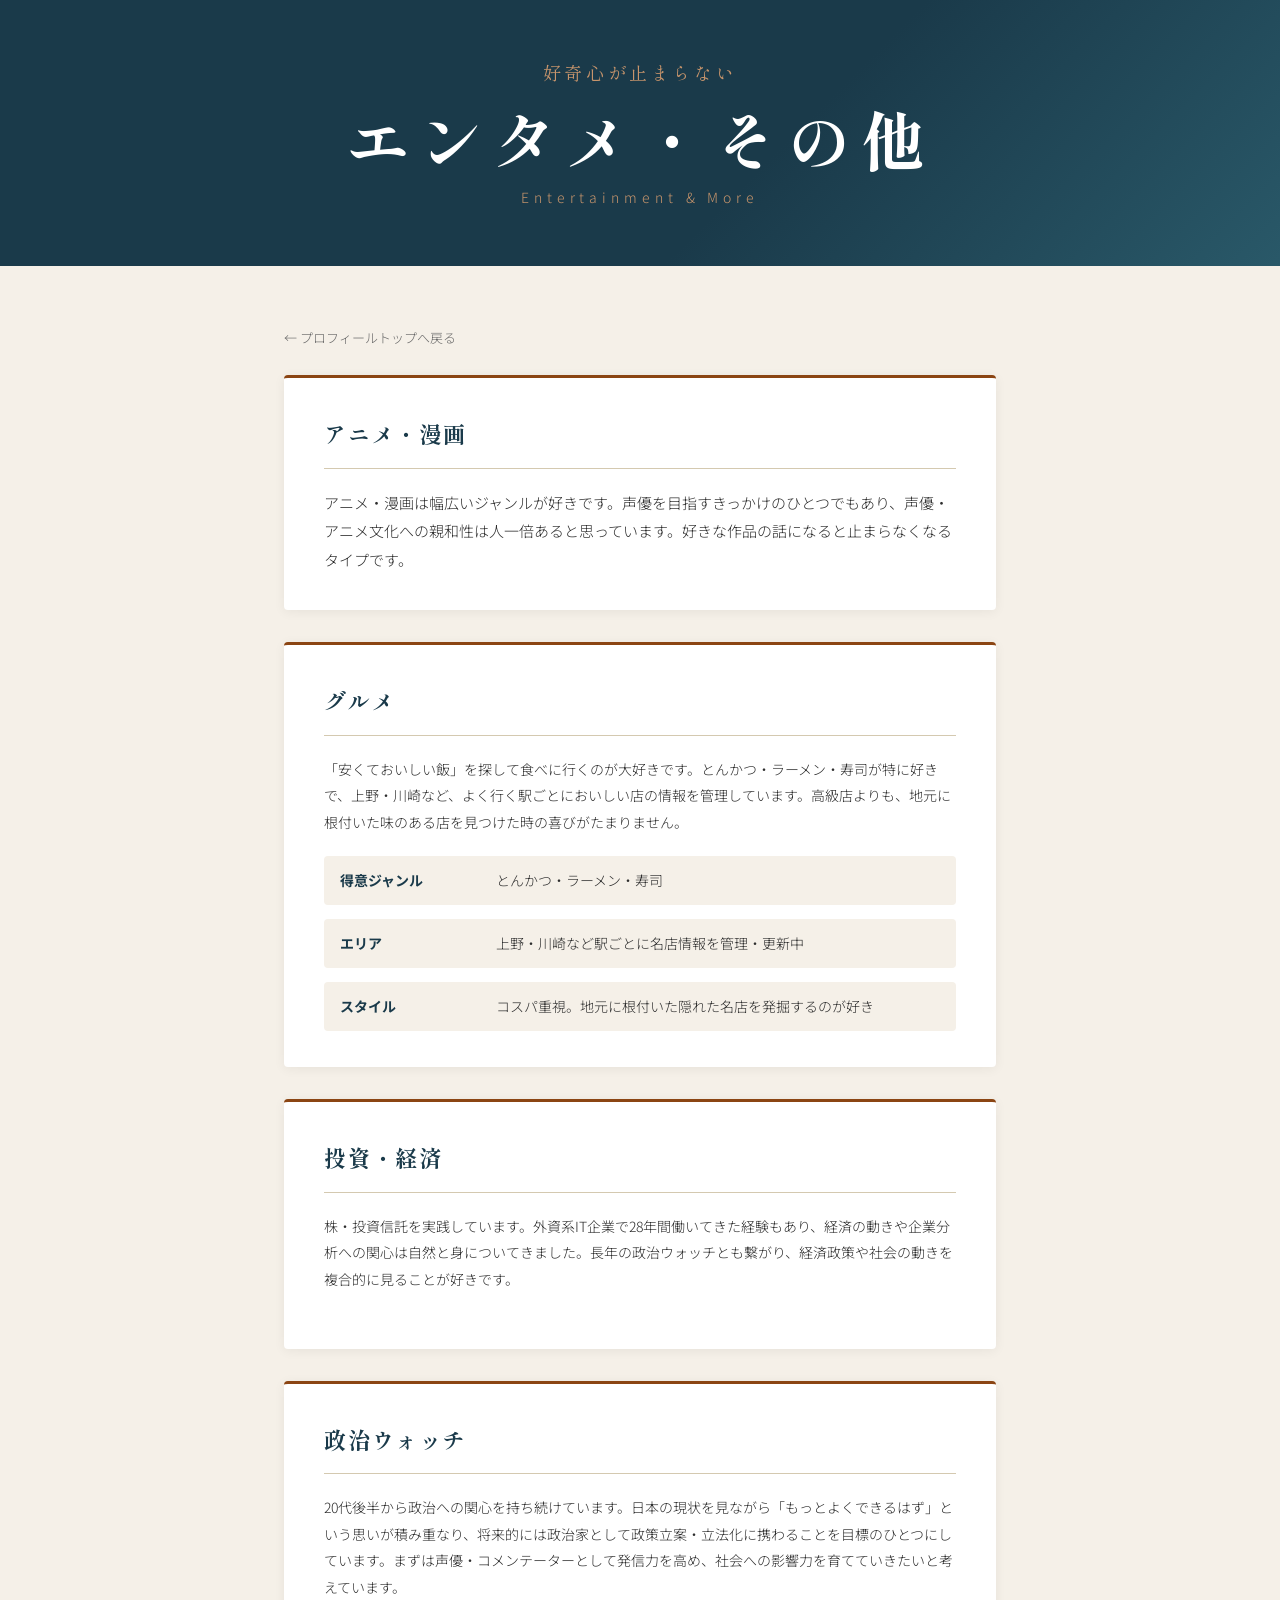
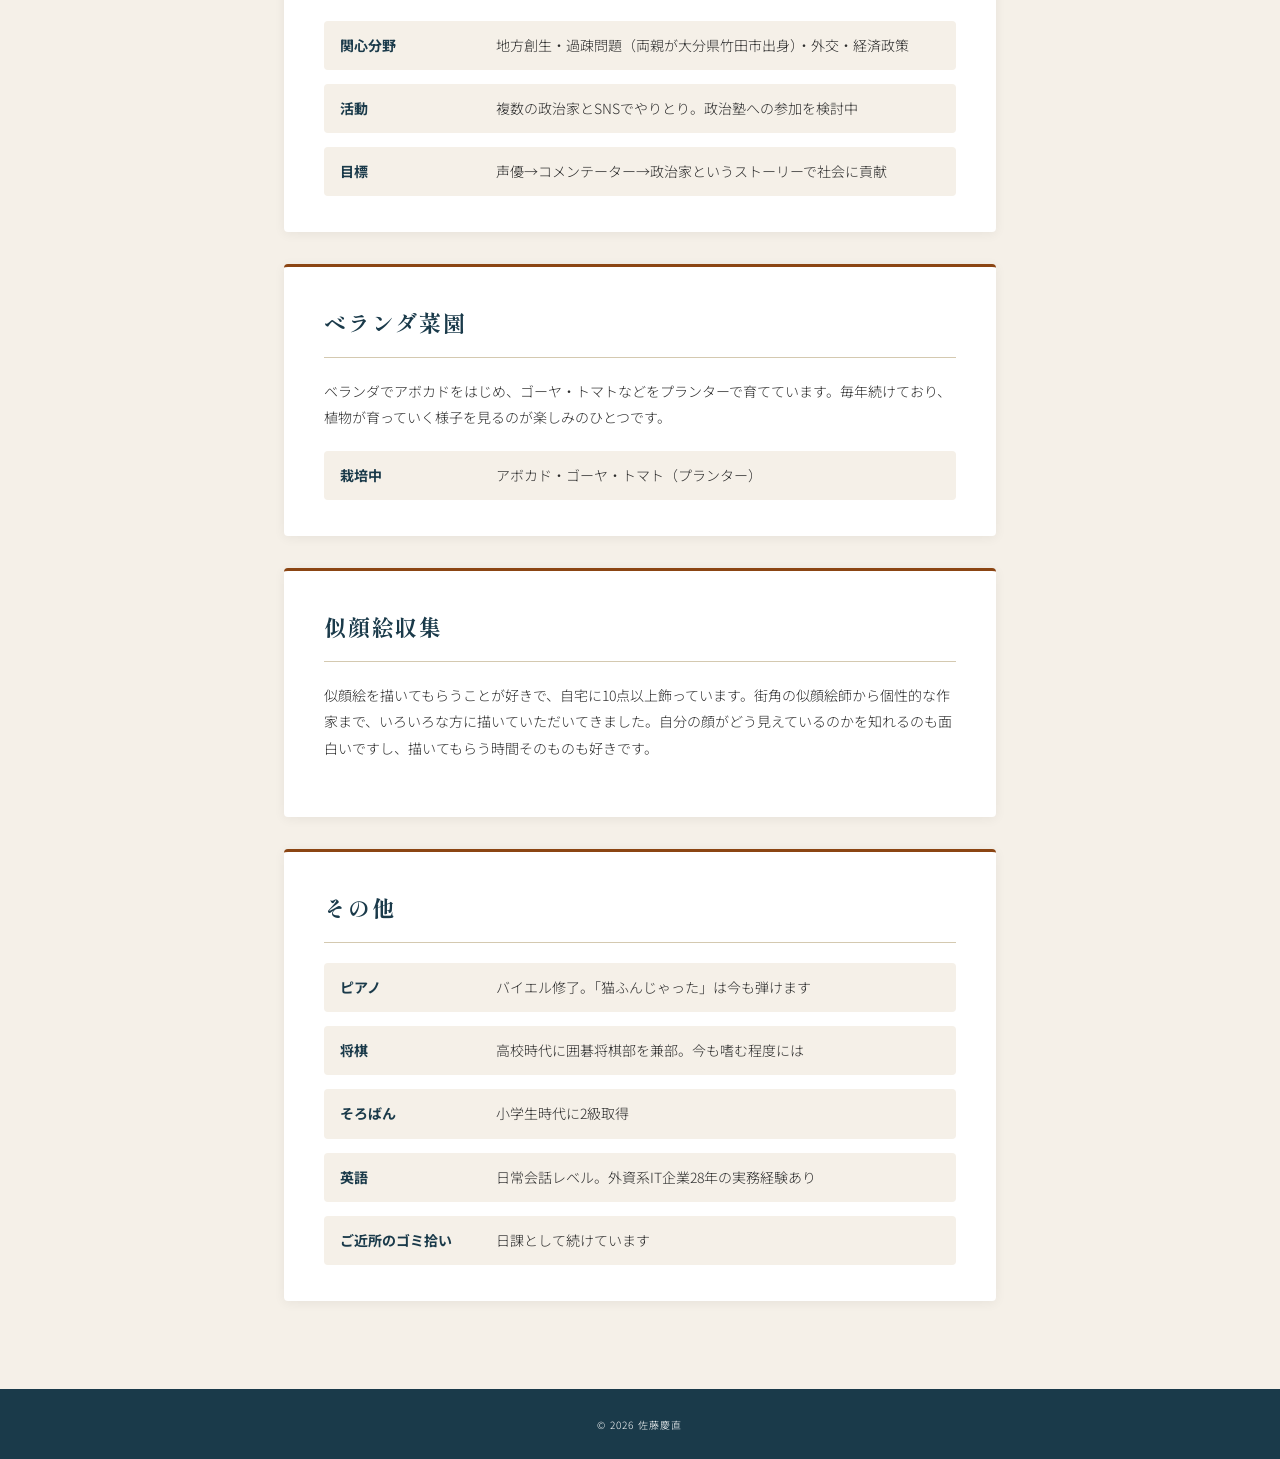
<file: entame.html>
<!DOCTYPE html>
<html lang="ja">

<head>
    <meta charset="UTF-8">
    <meta name="viewport" content="width=device-width, initial-scale=1.0">
    <title>エンタメ・その他｜佐藤慶直</title>
    <link rel="stylesheet" href="sample.css">
    <link rel="preconnect" href="https://fonts.googleapis.com">
    <link rel="preconnect" href="https://fonts.gstatic.com" crossorigin>
    <link href="https://fonts.googleapis.com/css2?family=Noto+Sans+JP:wght@300;400;700;900&family=Shippori+Mincho:wght@400;700&display=swap" rel="stylesheet">
</head>

<body>

    <header>
        <div class="header-inner">
            <p class="header-catch">好奇心が止まらない</p>
            <h1>エンタメ・その他</h1>
            <p class="header-sub">Entertainment & More</p>
        </div>
    </header>

    <main>

        <p class="back-link"><a href="index.html">← プロフィールトップへ戻る</a></p>

        <!-- アニメ・漫画 -->
        <section class="section-pr">
            <h2>アニメ・漫画</h2>
            <p>
                アニメ・漫画は幅広いジャンルが好きです。声優を目指すきっかけのひとつでもあり、声優・アニメ文化への親和性は人一倍あると思っています。好きな作品の話になると止まらなくなるタイプです。
            </p>
        </section>

        <!-- グルメ -->
        <section>
            <h2>グルメ</h2>
            <p class="hobby-lead">
                「安くておいしい飯」を探して食べに行くのが大好きです。とんかつ・ラーメン・寿司が特に好きで、上野・川崎など、よく行く駅ごとにおいしい店の情報を管理しています。高級店よりも、地元に根付いた味のある店を見つけた時の喜びがたまりません。
            </p>
            <ul class="sports-list">
                <li>
                    <span class="sports-name">得意ジャンル</span>
                    <span class="sports-desc">とんかつ・ラーメン・寿司</span>
                </li>
                <li>
                    <span class="sports-name">エリア</span>
                    <span class="sports-desc">上野・川崎など駅ごとに名店情報を管理・更新中</span>
                </li>
                <li>
                    <span class="sports-name">スタイル</span>
                    <span class="sports-desc">コスパ重視。地元に根付いた隠れた名店を発掘するのが好き</span>
                </li>
            </ul>
        </section>

        <!-- 投資・経済 -->
        <section>
            <h2>投資・経済</h2>
            <p class="hobby-lead">
                株・投資信託を実践しています。外資系IT企業で28年間働いてきた経験もあり、経済の動きや企業分析への関心は自然と身についてきました。長年の政治ウォッチとも繋がり、経済政策や社会の動きを複合的に見ることが好きです。
            </p>
        </section>

        <!-- 政治ウォッチ -->
        <section>
            <h2>政治ウォッチ</h2>
            <p class="hobby-lead">
                20代後半から政治への関心を持ち続けています。日本の現状を見ながら「もっとよくできるはず」という思いが積み重なり、将来的には政治家として政策立案・立法化に携わることを目標のひとつにしています。まずは声優・コメンテーターとして発信力を高め、社会への影響力を育てていきたいと考えています。
            </p>
            <ul class="sports-list">
                <li>
                    <span class="sports-name">関心分野</span>
                    <span class="sports-desc">地方創生・過疎問題（両親が大分県竹田市出身）・外交・経済政策</span>
                </li>
                <li>
                    <span class="sports-name">活動</span>
                    <span class="sports-desc">複数の政治家とSNSでやりとり。政治塾への参加を検討中</span>
                </li>
                <li>
                    <span class="sports-name">目標</span>
                    <span class="sports-desc">声優→コメンテーター→政治家というストーリーで社会に貢献</span>
                </li>
            </ul>
        </section>

        <!-- ベランダ菜園 -->
        <section>
            <h2>ベランダ菜園</h2>
            <p class="hobby-lead">
                ベランダでアボカドをはじめ、ゴーヤ・トマトなどをプランターで育てています。毎年続けており、植物が育っていく様子を見るのが楽しみのひとつです。
            </p>
            <ul class="sports-list">
                <li>
                    <span class="sports-name">栽培中</span>
                    <span class="sports-desc">アボカド・ゴーヤ・トマト（プランター）</span>
                </li>
            </ul>
        </section>

        <!-- 似顔絵収集 -->
        <section>
            <h2>似顔絵収集</h2>
            <p class="hobby-lead">
                似顔絵を描いてもらうことが好きで、自宅に10点以上飾っています。街角の似顔絵師から個性的な作家まで、いろいろな方に描いていただいてきました。自分の顔がどう見えているのかを知れるのも面白いですし、描いてもらう時間そのものも好きです。
            </p>
        </section>

        <!-- その他 -->
        <section>
            <h2>その他</h2>
            <ul class="sports-list">
                <li>
                    <span class="sports-name">ピアノ</span>
                    <span class="sports-desc">バイエル修了。「猫ふんじゃった」は今も弾けます</span>
                </li>
                <li>
                    <span class="sports-name">将棋</span>
                    <span class="sports-desc">高校時代に囲碁将棋部を兼部。今も嗜む程度には</span>
                </li>
                <li>
                    <span class="sports-name">そろばん</span>
                    <span class="sports-desc">小学生時代に2級取得</span>
                </li>
                <li>
                    <span class="sports-name">英語</span>
                    <span class="sports-desc">日常会話レベル。外資系IT企業28年の実務経験あり</span>
                </li>
                <li>
                    <span class="sports-name">ご近所のゴミ拾い</span>
                    <span class="sports-desc">日課として続けています</span>
                </li>
            </ul>
        </section>

    </main>

    <footer>
        <p><small>&copy; 2026 佐藤慶直</small></p>
    </footer>

</body>

</html>
</file>
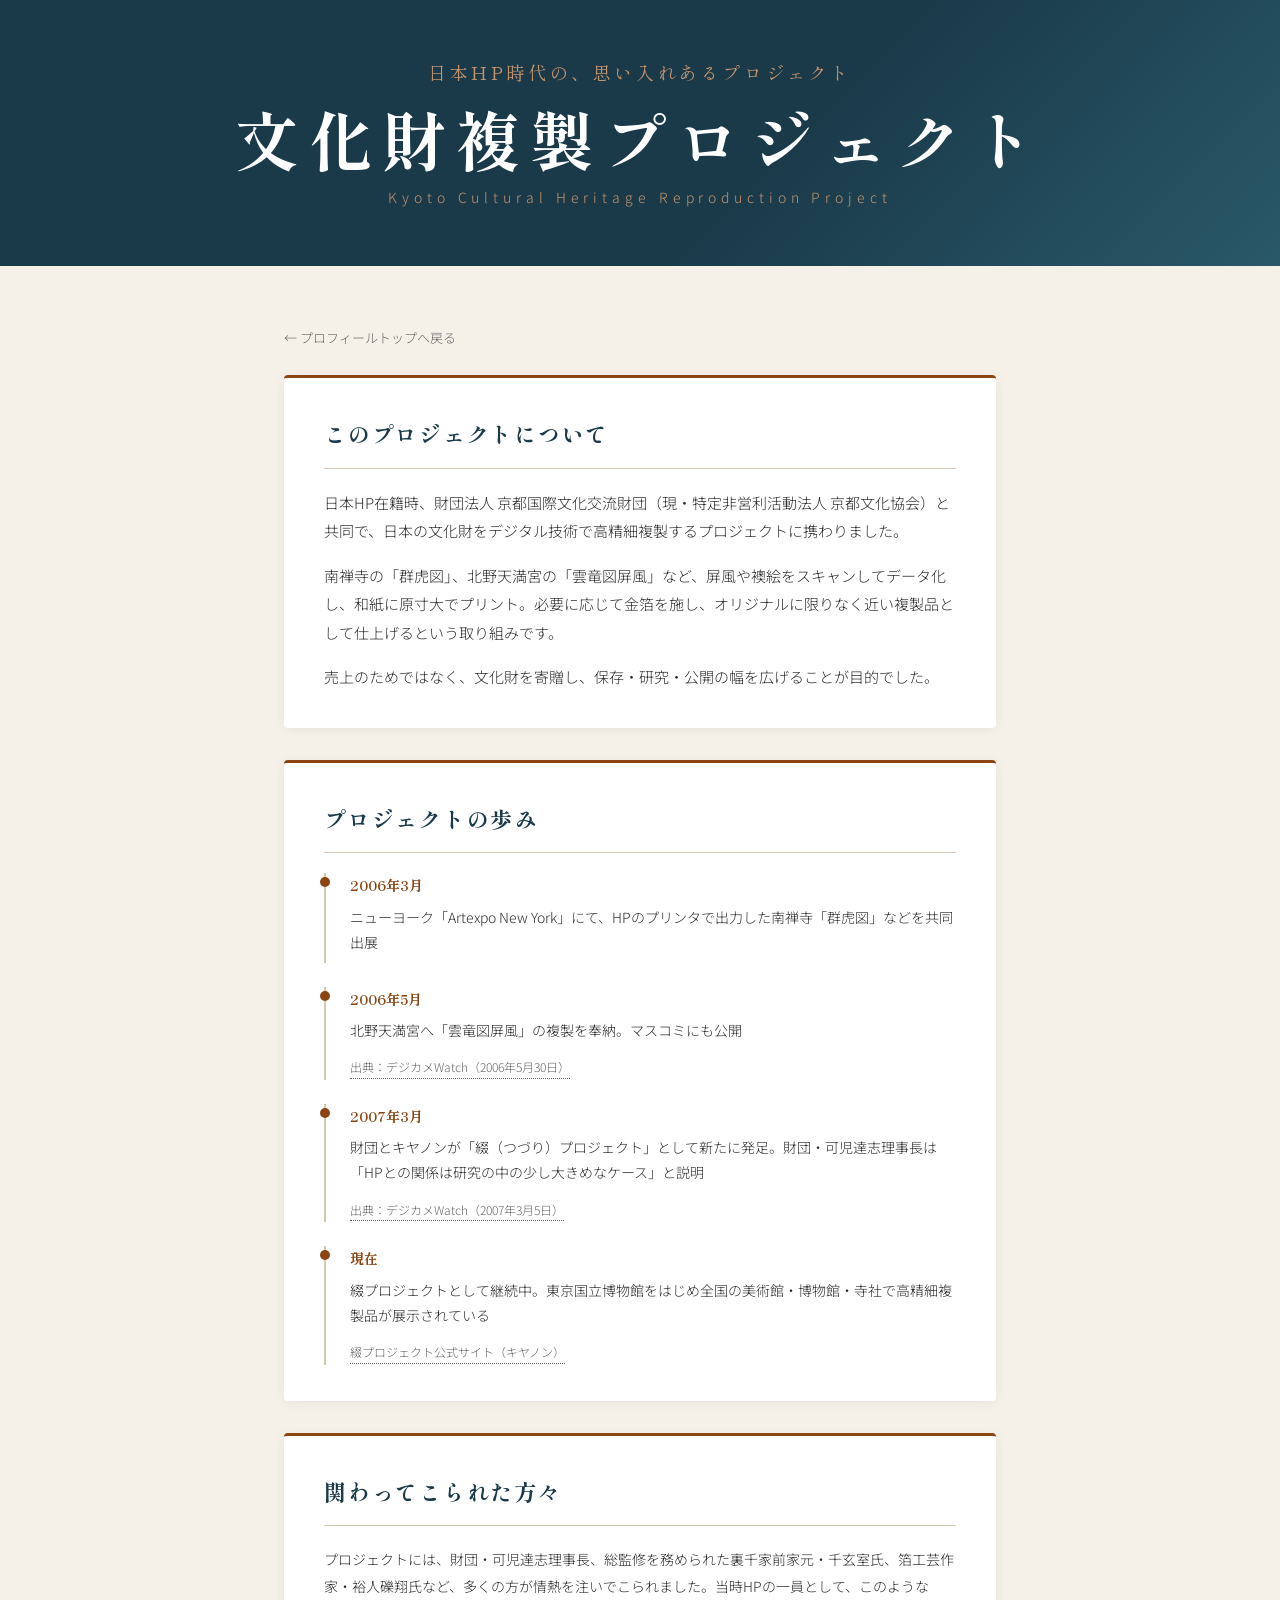
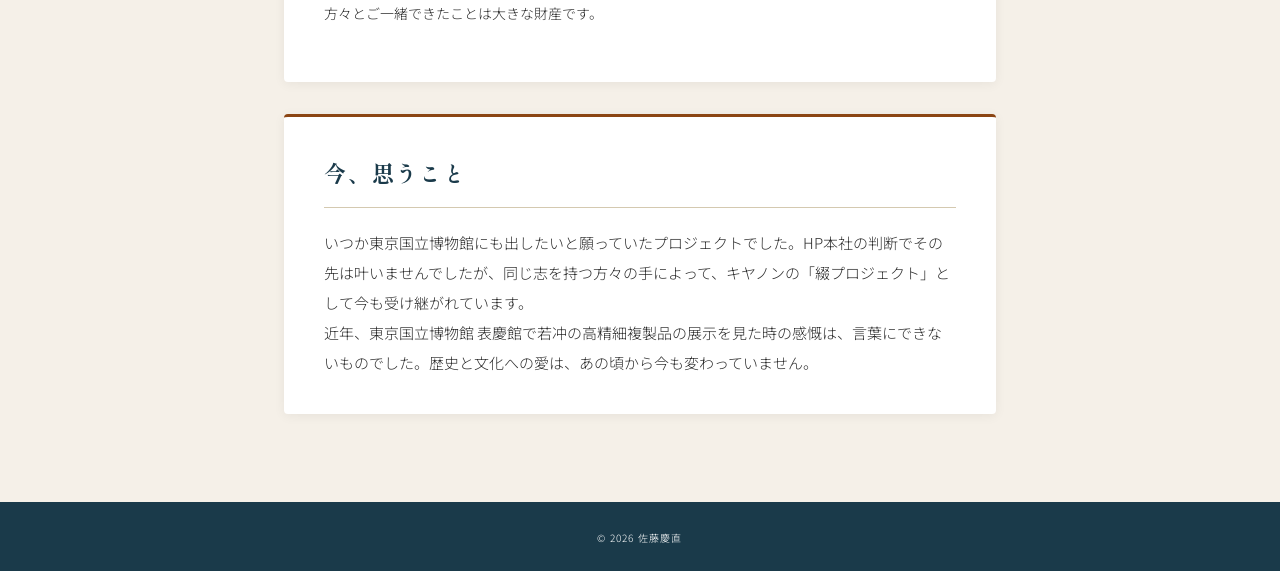
<file: kyoto-project.html>
<!DOCTYPE html>
<html lang="ja">

<head>
    <meta charset="UTF-8">
    <meta name="viewport" content="width=device-width, initial-scale=1.0">
    <title>京都文化財複製プロジェクトについて｜佐藤慶直</title>
    <link rel="stylesheet" href="sample.css">
    <link rel="preconnect" href="https://fonts.googleapis.com">
    <link rel="preconnect" href="https://fonts.gstatic.com" crossorigin>
    <link href="https://fonts.googleapis.com/css2?family=Noto+Sans+JP:wght@300;400;700;900&family=Shippori+Mincho:wght@400;700&display=swap" rel="stylesheet">
</head>

<body>

    <header>
        <div class="header-inner">
            <p class="header-catch">日本HP時代の、思い入れあるプロジェクト</p>
            <h1>文化財複製プロジェクト</h1>
            <p class="header-sub">Kyoto Cultural Heritage Reproduction Project</p>
        </div>
    </header>

    <main>

        <p class="back-link"><a href="index.html">← プロフィールトップへ戻る</a></p>

        <!-- 概要 -->
        <section class="section-pr">
            <h2>このプロジェクトについて</h2>
            <p>
                日本HP在籍時、財団法人 京都国際文化交流財団（現・特定非営利活動法人 京都文化協会）と共同で、日本の文化財をデジタル技術で高精細複製するプロジェクトに携わりました。
            </p>
            <p>
                南禅寺の「群虎図」、北野天満宮の「雲竜図屏風」など、屏風や襖絵をスキャンしてデータ化し、和紙に原寸大でプリント。必要に応じて金箔を施し、オリジナルに限りなく近い複製品として仕上げるという取り組みです。
            </p>
            <p>
                売上のためではなく、文化財を寄贈し、保存・研究・公開の幅を広げることが目的でした。
            </p>
        </section>

        <!-- 歩み -->
        <section>
            <h2>プロジェクトの歩み</h2>
            <ul class="timeline">
                <li>
                    <span class="timeline-date">2006年3月</span>
                    <span class="timeline-text">ニューヨーク「Artexpo New York」にて、HPのプリンタで出力した南禅寺「群虎図」などを共同出展</span>
                </li>
                <li>
                    <span class="timeline-date">2006年5月</span>
                    <span class="timeline-text">北野天満宮へ「雲竜図屏風」の複製を奉納。マスコミにも公開</span>
                    <a href="https://dc.watch.impress.co.jp/cda/other/2006/05/30/3890.html" target="_blank" rel="noopener" class="source-link">出典：デジカメWatch（2006年5月30日）</a>
                </li>
                <li>
                    <span class="timeline-date">2007年3月</span>
                    <span class="timeline-text">財団とキヤノンが「綴（つづり）プロジェクト」として新たに発足。財団・可児達志理事長は「HPとの関係は研究の中の少し大きめなケース」と説明</span>
                    <a href="https://dc.watch.impress.co.jp/cda/accessories/2007/03/05/5729.html" target="_blank" rel="noopener" class="source-link">出典：デジカメWatch（2007年3月5日）</a>
                </li>
                <li>
                    <span class="timeline-date">現在</span>
                    <span class="timeline-text">綴プロジェクトとして継続中。東京国立博物館をはじめ全国の美術館・博物館・寺社で高精細複製品が展示されている</span>
                    <a href="https://global.canon/ja/tsuzuri/" target="_blank" rel="noopener" class="source-link">綴プロジェクト公式サイト（キヤノン）</a>
                </li>
            </ul>
        </section>

        <!-- 関わった方々 -->
        <section>
            <h2>関わってこられた方々</h2>
            <p class="hobby-lead">
                プロジェクトには、財団・可児達志理事長、総監修を務められた裏千家前家元・千玄室氏、箔工芸作家・裕人礫翔氏など、多くの方が情熱を注いでこられました。当時HPの一員として、このような方々とご一緒できたことは大きな財産です。
            </p>
        </section>

        <!-- 今の思い -->
        <section>
            <h2>今、思うこと</h2>
            <p class="comment-text">
                いつか東京国立博物館にも出したいと願っていたプロジェクトでした。HP本社の判断でその先は叶いませんでしたが、同じ志を持つ方々の手によって、キヤノンの「綴プロジェクト」として今も受け継がれています。
            </p>
            <p class="comment-text">
                近年、東京国立博物館 表慶館で若冲の高精細複製品の展示を見た時の感慨は、言葉にできないものでした。歴史と文化への愛は、あの頃から今も変わっていません。
            </p>
        </section>

    </main>

    <footer>
        <p><small>&copy; 2026 佐藤慶直</small></p>
    </footer>

</body>

</html>
</file>
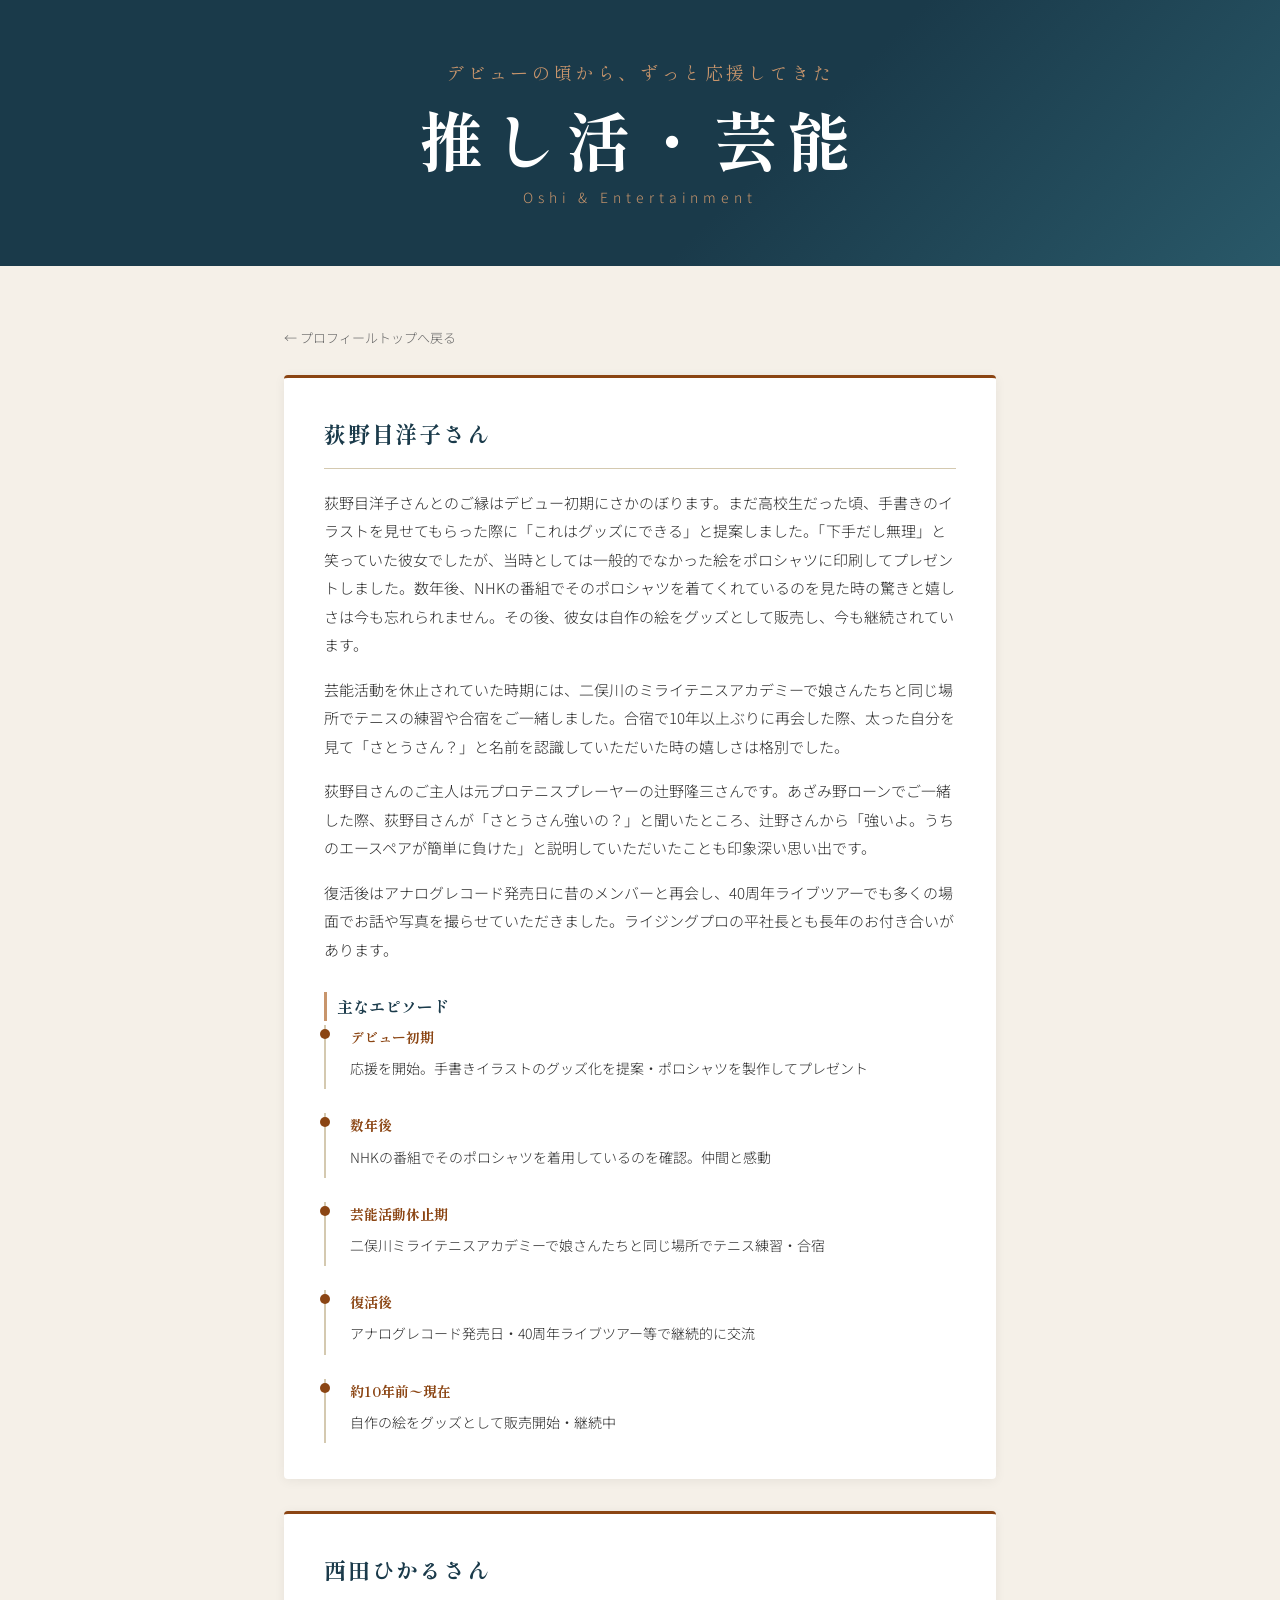
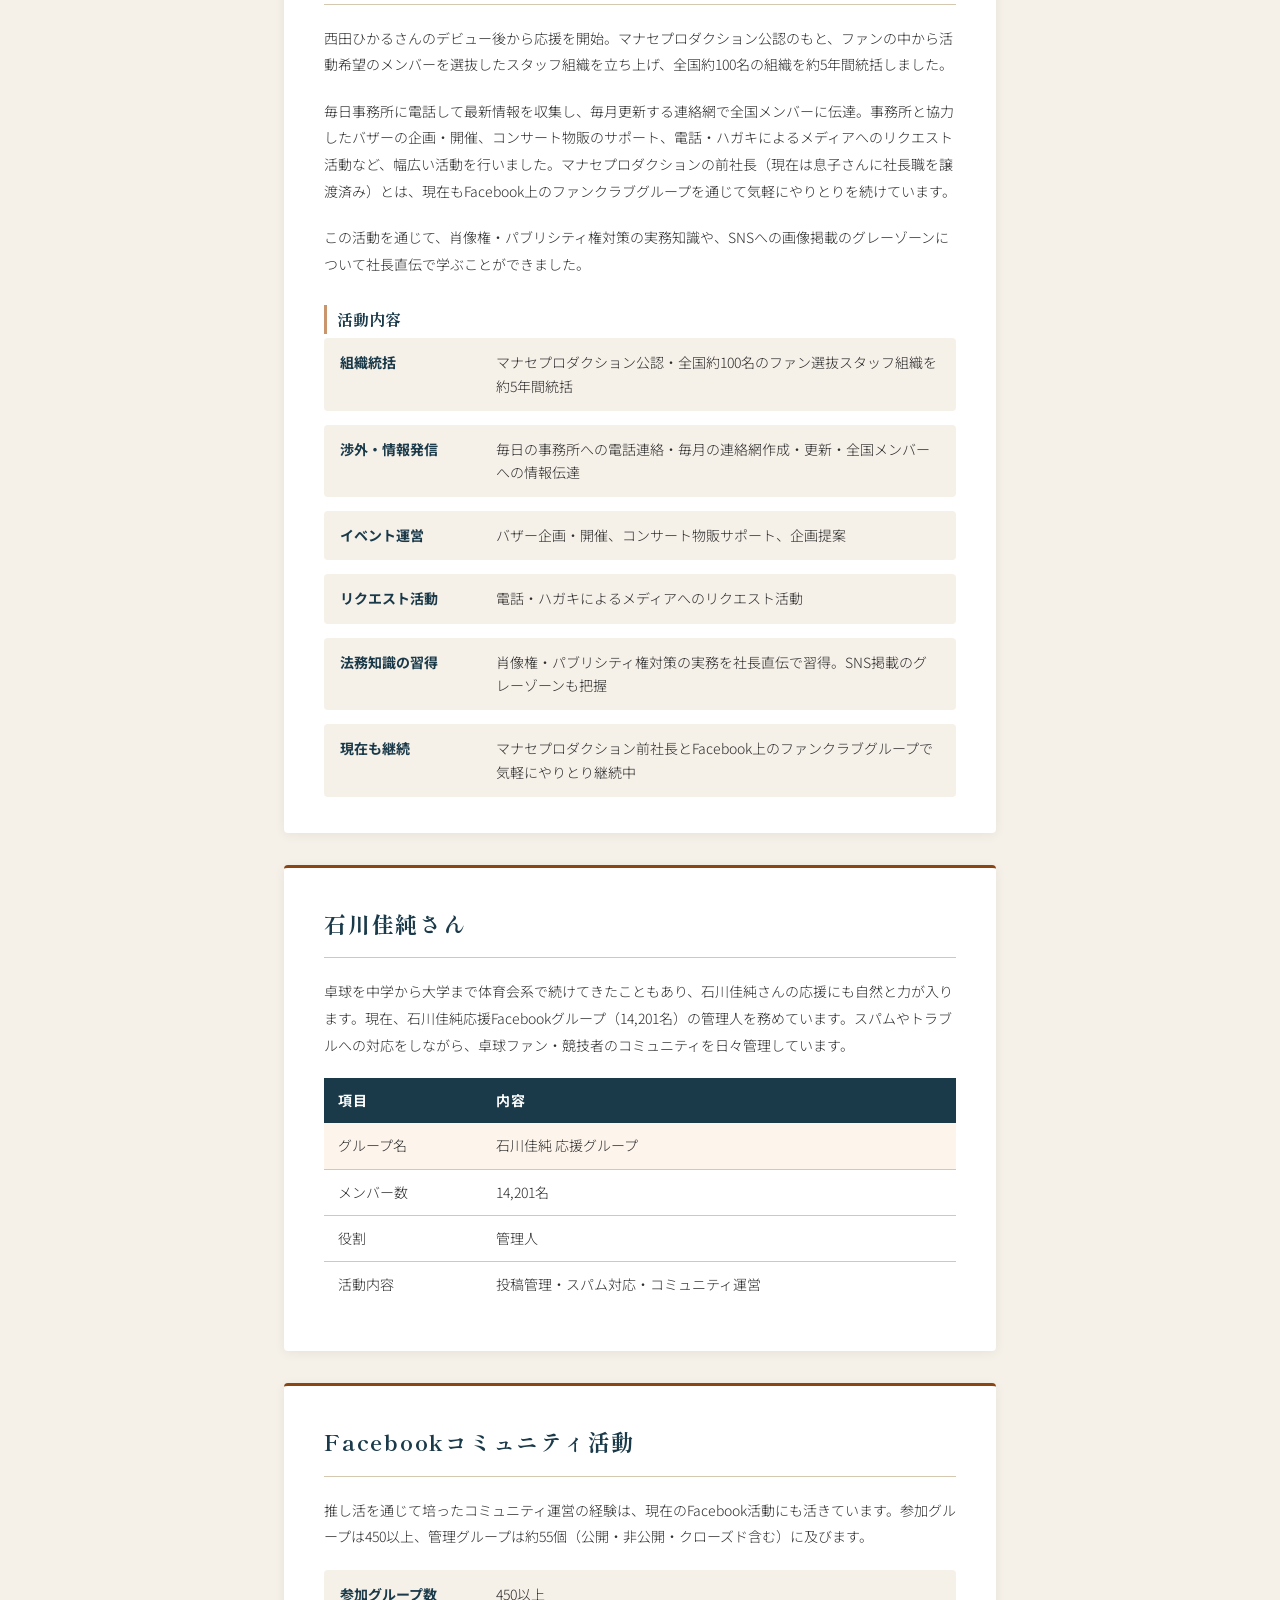
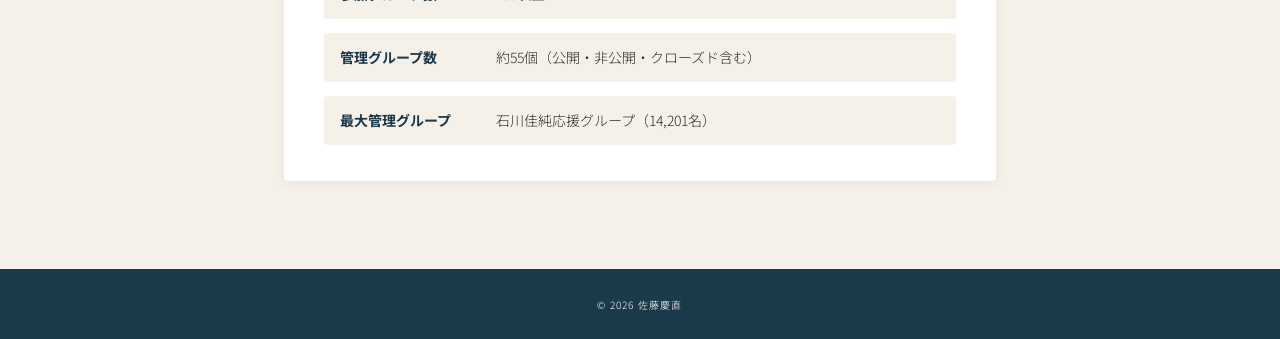
<file: oshi.html>
<!DOCTYPE html>
<html lang="ja">

<head>
    <meta charset="UTF-8">
    <meta name="viewport" content="width=device-width, initial-scale=1.0">
    <title>推し活・芸能｜佐藤慶直</title>
    <link rel="stylesheet" href="sample.css">
    <link rel="preconnect" href="https://fonts.googleapis.com">
    <link rel="preconnect" href="https://fonts.gstatic.com" crossorigin>
    <link href="https://fonts.googleapis.com/css2?family=Noto+Sans+JP:wght@300;400;700;900&family=Shippori+Mincho:wght@400;700&display=swap" rel="stylesheet">
</head>

<body>

    <header>
        <div class="header-inner">
            <p class="header-catch">デビューの頃から、ずっと応援してきた</p>
            <h1>推し活・芸能</h1>
            <p class="header-sub">Oshi & Entertainment</p>
        </div>
    </header>

    <main>

        <p class="back-link"><a href="index.html">← プロフィールトップへ戻る</a></p>

        <!-- 荻野目洋子 -->
        <section class="section-pr">
            <h2>荻野目洋子さん</h2>
            <p>
                荻野目洋子さんとのご縁はデビュー初期にさかのぼります。まだ高校生だった頃、手書きのイラストを見せてもらった際に「これはグッズにできる」と提案しました。「下手だし無理」と笑っていた彼女でしたが、当時としては一般的でなかった絵をポロシャツに印刷してプレゼントしました。数年後、NHKの番組でそのポロシャツを着てくれているのを見た時の驚きと嬉しさは今も忘れられません。その後、彼女は自作の絵をグッズとして販売し、今も継続されています。
            </p>
            <p>
                芸能活動を休止されていた時期には、二俣川のミライテニスアカデミーで娘さんたちと同じ場所でテニスの練習や合宿をご一緒しました。合宿で10年以上ぶりに再会した際、太った自分を見て「さとうさん？」と名前を認識していただいた時の嬉しさは格別でした。
            </p>
            <p>
                荻野目さんのご主人は元プロテニスプレーヤーの辻野隆三さんです。あざみ野ローンでご一緒した際、荻野目さんが「さとうさん強いの？」と聞いたところ、辻野さんから「強いよ。うちのエースペアが簡単に負けた」と説明していただいたことも印象深い思い出です。
            </p>
            <p>
                復活後はアナログレコード発売日に昔のメンバーと再会し、40周年ライブツアーでも多くの場面でお話や写真を撮らせていただきました。ライジングプロの平社長とも長年のお付き合いがあります。
            </p>

            <h3>主なエピソード</h3>
            <ul class="timeline">
                <li>
                    <span class="timeline-date">デビュー初期</span>
                    <span class="timeline-text">応援を開始。手書きイラストのグッズ化を提案・ポロシャツを製作してプレゼント</span>
                </li>
                <li>
                    <span class="timeline-date">数年後</span>
                    <span class="timeline-text">NHKの番組でそのポロシャツを着用しているのを確認。仲間と感動</span>
                </li>
                <li>
                    <span class="timeline-date">芸能活動休止期</span>
                    <span class="timeline-text">二俣川ミライテニスアカデミーで娘さんたちと同じ場所でテニス練習・合宿</span>
                </li>
                <li>
                    <span class="timeline-date">復活後</span>
                    <span class="timeline-text">アナログレコード発売日・40周年ライブツアー等で継続的に交流</span>
                </li>
                <li>
                    <span class="timeline-date">約10年前〜現在</span>
                    <span class="timeline-text">自作の絵をグッズとして販売開始・継続中</span>
                </li>
            </ul>
        </section>

        <!-- 西田ひかる -->
        <section>
            <h2>西田ひかるさん</h2>
            <p class="hobby-lead">
                西田ひかるさんのデビュー後から応援を開始。マナセプロダクション公認のもと、ファンの中から活動希望のメンバーを選抜したスタッフ組織を立ち上げ、全国約100名の組織を約5年間統括しました。
            </p>
            <p class="hobby-lead">
                毎日事務所に電話して最新情報を収集し、毎月更新する連絡網で全国メンバーに伝達。事務所と協力したバザーの企画・開催、コンサート物販のサポート、電話・ハガキによるメディアへのリクエスト活動など、幅広い活動を行いました。マナセプロダクションの前社長（現在は息子さんに社長職を譲渡済み）とは、現在もFacebook上のファンクラブグループを通じて気軽にやりとりを続けています。
            </p>
            <p class="hobby-lead">
                この活動を通じて、肖像権・パブリシティ権対策の実務知識や、SNSへの画像掲載のグレーゾーンについて社長直伝で学ぶことができました。
            </p>

            <h3>活動内容</h3>
            <ul class="sports-list">
                <li>
                    <span class="sports-name">組織統括</span>
                    <span class="sports-desc">マナセプロダクション公認・全国約100名のファン選抜スタッフ組織を約5年間統括</span>
                </li>
                <li>
                    <span class="sports-name">渉外・情報発信</span>
                    <span class="sports-desc">毎日の事務所への電話連絡・毎月の連絡網作成・更新・全国メンバーへの情報伝達</span>
                </li>
                <li>
                    <span class="sports-name">イベント運営</span>
                    <span class="sports-desc">バザー企画・開催、コンサート物販サポート、企画提案</span>
                </li>
                <li>
                    <span class="sports-name">リクエスト活動</span>
                    <span class="sports-desc">電話・ハガキによるメディアへのリクエスト活動</span>
                </li>
                <li>
                    <span class="sports-name">法務知識の習得</span>
                    <span class="sports-desc">肖像権・パブリシティ権対策の実務を社長直伝で習得。SNS掲載のグレーゾーンも把握</span>
                </li>
                <li>
                    <span class="sports-name">現在も継続</span>
                    <span class="sports-desc">マナセプロダクション前社長とFacebook上のファンクラブグループで気軽にやりとり継続中</span>
                </li>
            </ul>
        </section>

        <!-- 石川佳純 -->
        <section>
            <h2>石川佳純さん</h2>
            <p class="hobby-lead">
                卓球を中学から大学まで体育会系で続けてきたこともあり、石川佳純さんの応援にも自然と力が入ります。現在、石川佳純応援Facebookグループ（14,201名）の管理人を務めています。スパムやトラブルへの対応をしながら、卓球ファン・競技者のコミュニティを日々管理しています。
            </p>

            <div class="table-wrap">
                <table class="result-table">
                    <thead>
                        <tr>
                            <th>項目</th>
                            <th>内容</th>
                        </tr>
                    </thead>
                    <tbody>
                        <tr class="highlight">
                            <td>グループ名</td>
                            <td>石川佳純 応援グループ</td>
                        </tr>
                        <tr>
                            <td>メンバー数</td>
                            <td>14,201名</td>
                        </tr>
                        <tr>
                            <td>役割</td>
                            <td>管理人</td>
                        </tr>
                        <tr>
                            <td>活動内容</td>
                            <td>投稿管理・スパム対応・コミュニティ運営</td>
                        </tr>
                    </tbody>
                </table>
            </div>
        </section>

        <!-- Facebook コミュニティ -->
        <section>
            <h2>Facebookコミュニティ活動</h2>
            <p class="hobby-lead">
                推し活を通じて培ったコミュニティ運営の経験は、現在のFacebook活動にも活きています。参加グループは450以上、管理グループは約55個（公開・非公開・クローズド含む）に及びます。
            </p>
            <ul class="sports-list">
                <li>
                    <span class="sports-name">参加グループ数</span>
                    <span class="sports-desc">450以上</span>
                </li>
                <li>
                    <span class="sports-name">管理グループ数</span>
                    <span class="sports-desc">約55個（公開・非公開・クローズド含む）</span>
                </li>
                <li>
                    <span class="sports-name">最大管理グループ</span>
                    <span class="sports-desc">石川佳純応援グループ（14,201名）</span>
                </li>
            </ul>
        </section>

    </main>

    <footer>
        <p><small>&copy; 2026 佐藤慶直</small></p>
    </footer>

</body>

</html>
</file>
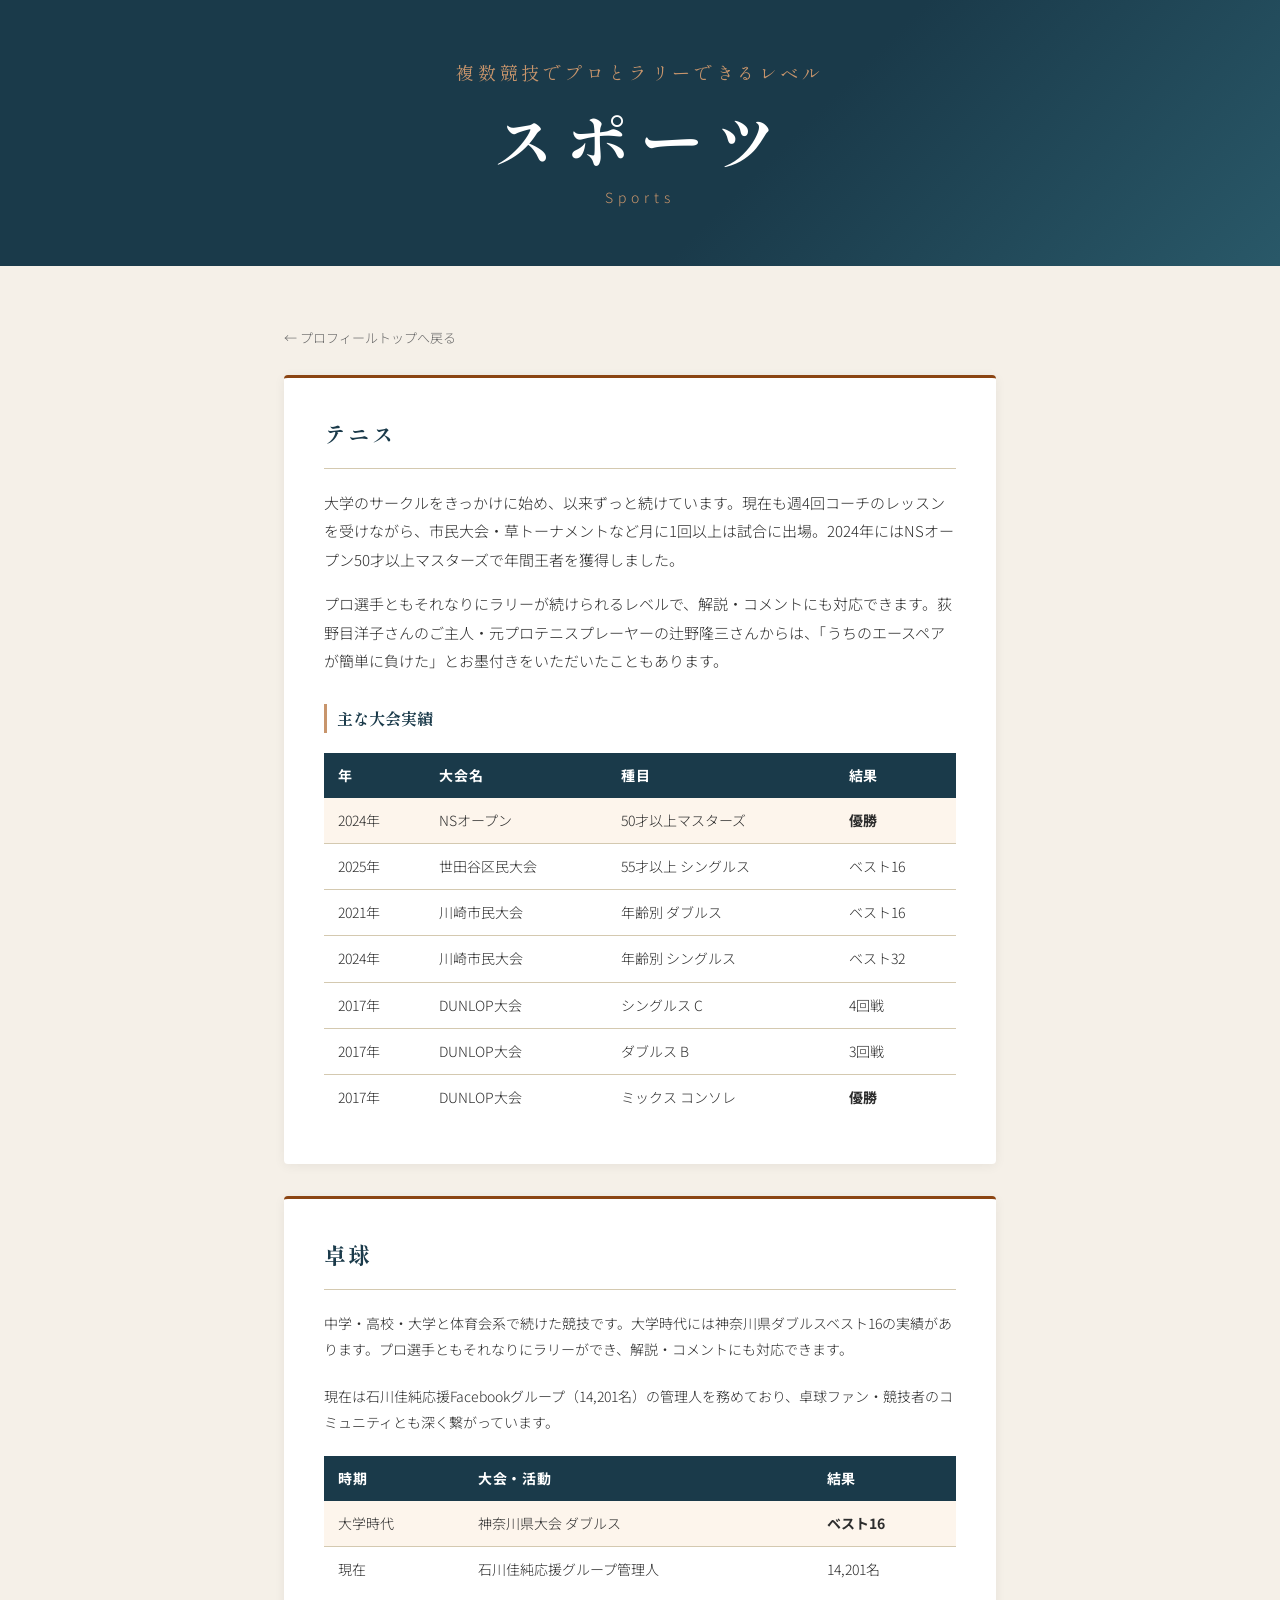
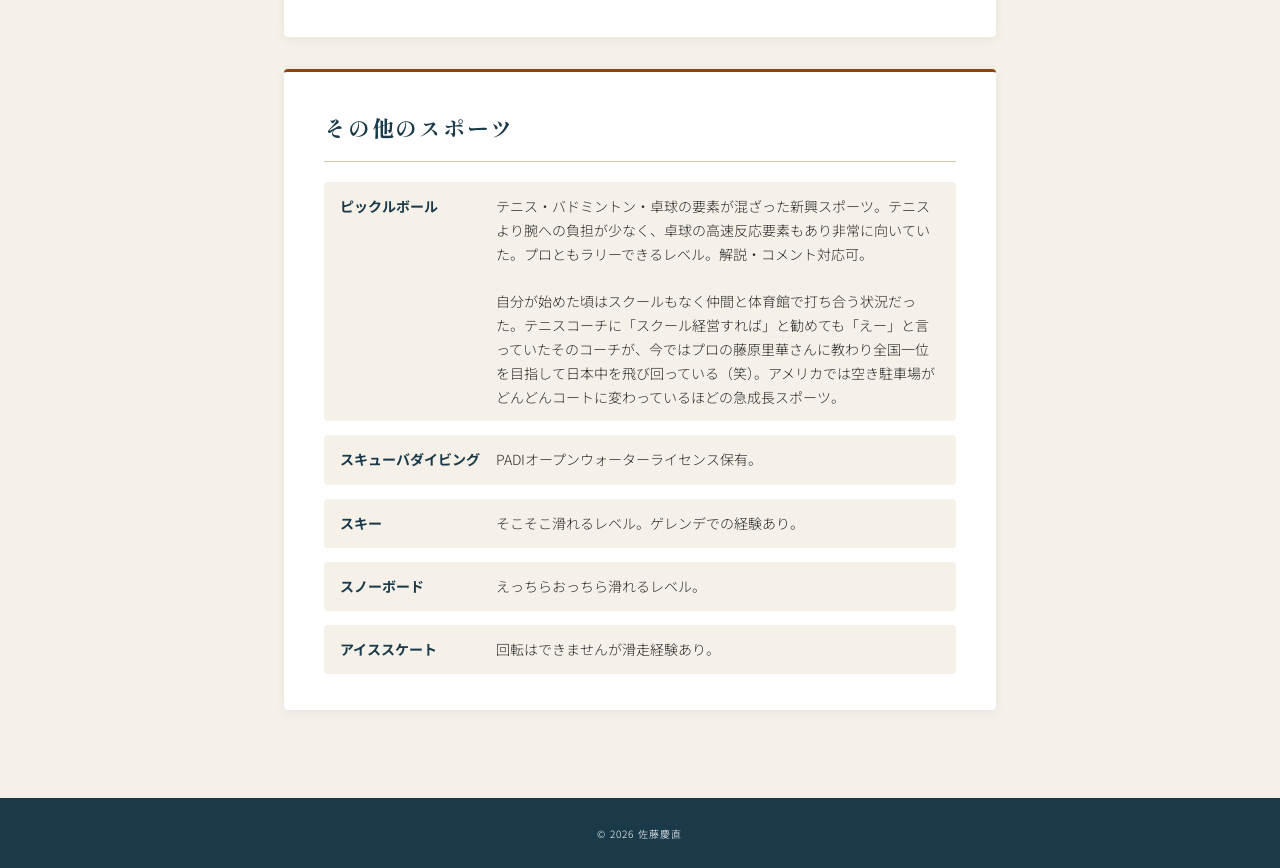
<file: sports.html>
<!DOCTYPE html>
<html lang="ja">

<head>
    <meta charset="UTF-8">
    <meta name="viewport" content="width=device-width, initial-scale=1.0">
    <title>スポーツ｜佐藤慶直</title>
    <link rel="stylesheet" href="sample.css">
    <link rel="preconnect" href="https://fonts.googleapis.com">
    <link rel="preconnect" href="https://fonts.gstatic.com" crossorigin>
    <link href="https://fonts.googleapis.com/css2?family=Noto+Sans+JP:wght@300;400;700;900&family=Shippori+Mincho:wght@400;700&display=swap" rel="stylesheet">
</head>

<body>

    <header>
        <div class="header-inner">
            <p class="header-catch">複数競技でプロとラリーできるレベル</p>
            <h1>スポーツ</h1>
            <p class="header-sub">Sports</p>
        </div>
    </header>

    <main>

        <p class="back-link"><a href="index.html">← プロフィールトップへ戻る</a></p>

        <!-- テニス -->
        <section class="section-pr">
            <h2>テニス</h2>
            <p>
                大学のサークルをきっかけに始め、以来ずっと続けています。現在も週4回コーチのレッスンを受けながら、市民大会・草トーナメントなど月に1回以上は試合に出場。2024年にはNSオープン50才以上マスターズで年間王者を獲得しました。
            </p>
            <p>
                プロ選手ともそれなりにラリーが続けられるレベルで、解説・コメントにも対応できます。荻野目洋子さんのご主人・元プロテニスプレーヤーの辻野隆三さんからは、「うちのエースペアが簡単に負けた」とお墨付きをいただいたこともあります。
            </p>

            <h3>主な大会実績</h3>
            <div class="table-wrap">
                <table class="result-table">
                    <thead>
                        <tr>
                            <th>年</th>
                            <th>大会名</th>
                            <th>種目</th>
                            <th>結果</th>
                        </tr>
                    </thead>
                    <tbody>
                        <tr class="highlight">
                            <td>2024年</td>
                            <td>NSオープン</td>
                            <td>50才以上マスターズ</td>
                            <td><strong>優勝</strong></td>
                        </tr>
                        <tr>
                            <td>2025年</td>
                            <td>世田谷区民大会</td>
                            <td>55才以上 シングルス</td>
                            <td>ベスト16</td>
                        </tr>
                        <tr>
                            <td>2021年</td>
                            <td>川崎市民大会</td>
                            <td>年齢別 ダブルス</td>
                            <td>ベスト16</td>
                        </tr>
                        <tr>
                            <td>2024年</td>
                            <td>川崎市民大会</td>
                            <td>年齢別 シングルス</td>
                            <td>ベスト32</td>
                        </tr>
                        <tr>
                            <td>2017年</td>
                            <td>DUNLOP大会</td>
                            <td>シングルス C</td>
                            <td>4回戦</td>
                        </tr>
                        <tr>
                            <td>2017年</td>
                            <td>DUNLOP大会</td>
                            <td>ダブルス B</td>
                            <td>3回戦</td>
                        </tr>
                        <tr>
                            <td>2017年</td>
                            <td>DUNLOP大会</td>
                            <td>ミックス コンソレ</td>
                            <td><strong>優勝</strong></td>
                        </tr>
                    </tbody>
                </table>
            </div>
        </section>

        <!-- 卓球 -->
        <section>
            <h2>卓球</h2>
            <p class="hobby-lead">
                中学・高校・大学と体育会系で続けた競技です。大学時代には神奈川県ダブルスベスト16の実績があります。プロ選手ともそれなりにラリーができ、解説・コメントにも対応できます。
            </p>
            <p class="hobby-lead">
                現在は石川佳純応援Facebookグループ（14,201名）の管理人を務めており、卓球ファン・競技者のコミュニティとも深く繋がっています。
            </p>

            <div class="table-wrap">
                <table class="result-table">
                    <thead>
                        <tr>
                            <th>時期</th>
                            <th>大会・活動</th>
                            <th>結果</th>
                        </tr>
                    </thead>
                    <tbody>
                        <tr class="highlight">
                            <td>大学時代</td>
                            <td>神奈川県大会 ダブルス</td>
                            <td><strong>ベスト16</strong></td>
                        </tr>
                        <tr>
                            <td>現在</td>
                            <td>石川佳純応援グループ管理人</td>
                            <td>14,201名</td>
                        </tr>
                    </tbody>
                </table>
            </div>
        </section>

        <!-- その他スポーツ -->
        <section>
            <h2>その他のスポーツ</h2>
            <ul class="sports-list">
                <li>
                    <span class="sports-name">ピックルボール</span>
                    <span class="sports-desc">テニス・バドミントン・卓球の要素が混ざった新興スポーツ。テニスより腕への負担が少なく、卓球の高速反応要素もあり非常に向いていた。プロともラリーできるレベル。解説・コメント対応可。<br><br>
                    自分が始めた頃はスクールもなく仲間と体育館で打ち合う状況だった。テニスコーチに「スクール経営すれば」と勧めても「えー」と言っていたそのコーチが、今ではプロの藤原里華さんに教わり全国一位を目指して日本中を飛び回っている（笑）。アメリカでは空き駐車場がどんどんコートに変わっているほどの急成長スポーツ。</span>
                </li>
                <li>
                    <span class="sports-name">スキューバダイビング</span>
                    <span class="sports-desc">PADIオープンウォーターライセンス保有。</span>
                </li>
                <li>
                    <span class="sports-name">スキー</span>
                    <span class="sports-desc">そこそこ滑れるレベル。ゲレンデでの経験あり。</span>
                </li>
                <li>
                    <span class="sports-name">スノーボード</span>
                    <span class="sports-desc">えっちらおっちら滑れるレベル。</span>
                </li>
                <li>
                    <span class="sports-name">アイススケート</span>
                    <span class="sports-desc">回転はできませんが滑走経験あり。</span>
                </li>
            </ul>
        </section>

    </main>

    <footer>
        <p><small>&copy; 2026 佐藤慶直</small></p>
    </footer>

</body>

</html>
</file>
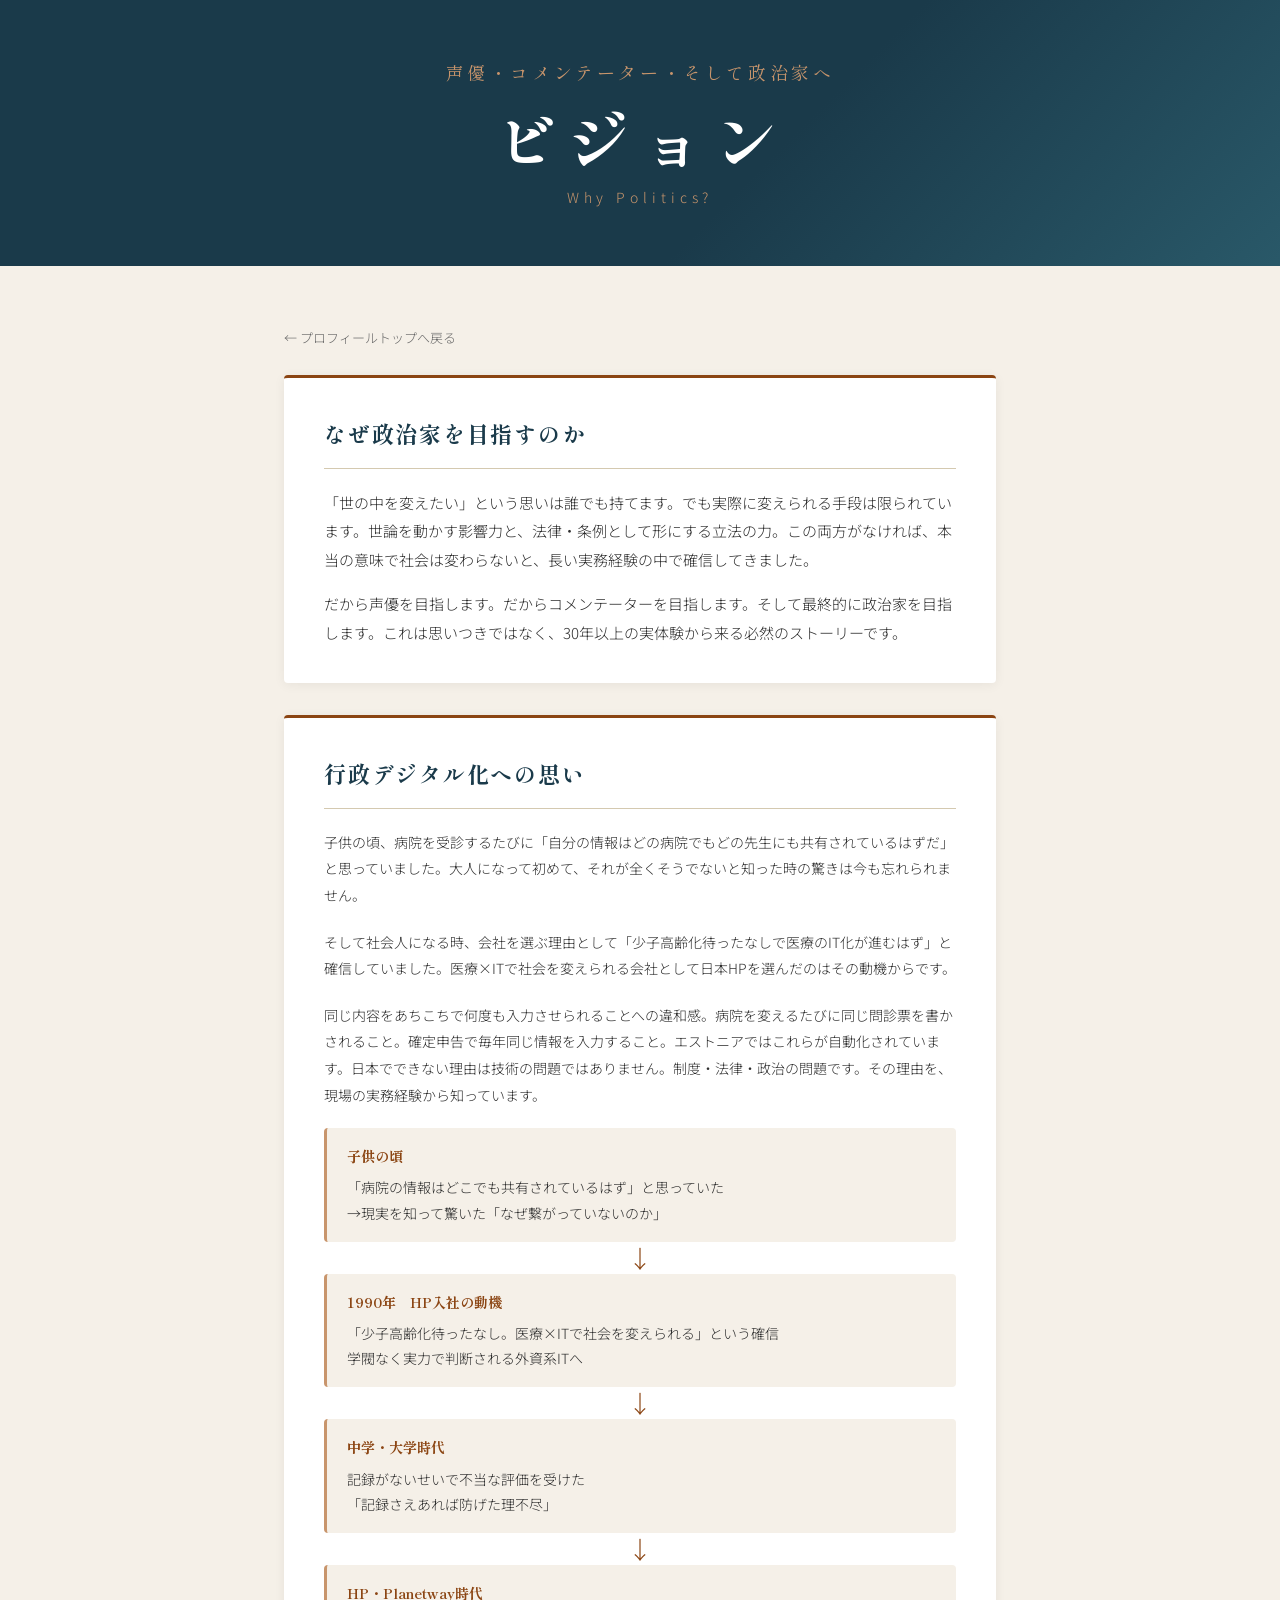
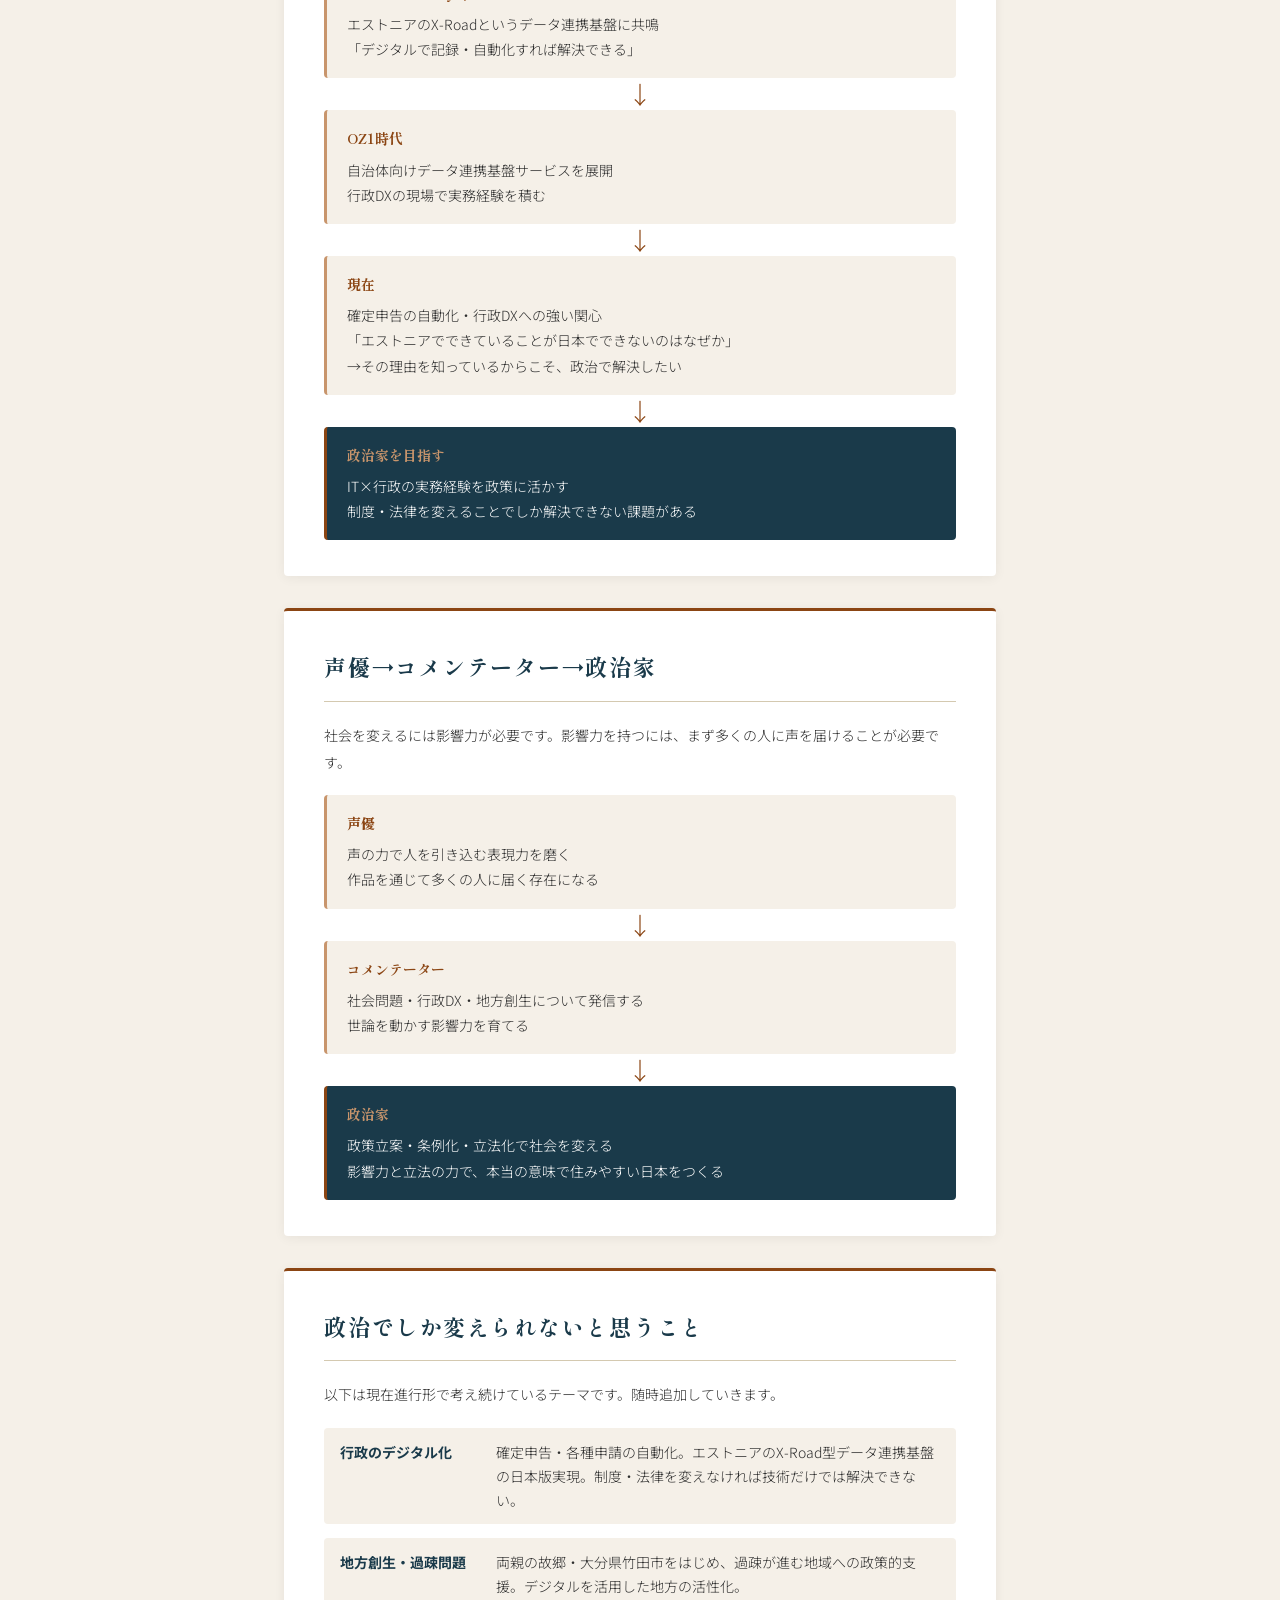
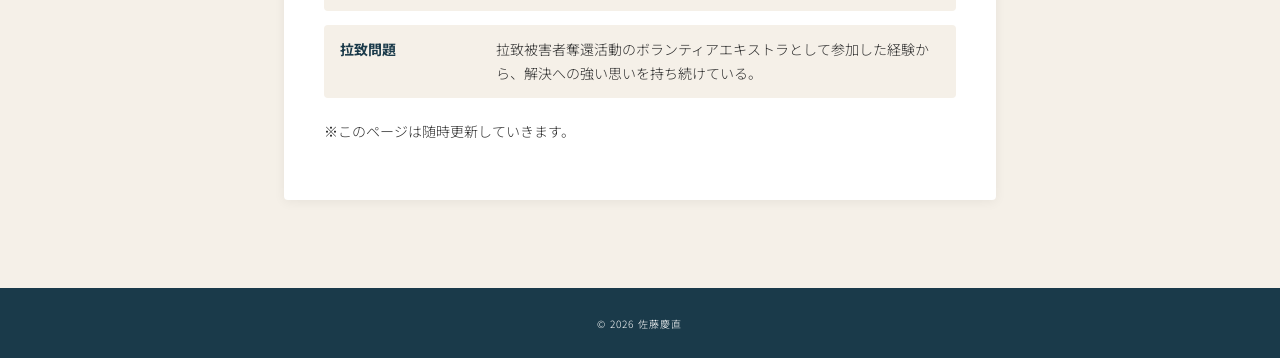
<file: vision.html>
<!DOCTYPE html>
<html lang="ja">

<head>
    <meta charset="UTF-8">
    <meta name="viewport" content="width=device-width, initial-scale=1.0">
    <title>ビジョン｜佐藤慶直</title>
    <link rel="stylesheet" href="sample.css">
    <link rel="preconnect" href="https://fonts.googleapis.com">
    <link rel="preconnect" href="https://fonts.gstatic.com" crossorigin>
    <link href="https://fonts.googleapis.com/css2?family=Noto+Sans+JP:wght@300;400;700;900&family=Shippori+Mincho:wght@400;700&display=swap" rel="stylesheet">
</head>

<body>

    <header>
        <div class="header-inner">
            <p class="header-catch">声優・コメンテーター・そして政治家へ</p>
            <h1>ビジョン</h1>
            <p class="header-sub">Why Politics?</p>
        </div>
    </header>

    <main>

        <p class="back-link"><a href="index.html">← プロフィールトップへ戻る</a></p>

        <!-- なぜ政治家を目指すのか -->
        <section class="section-pr">
            <h2>なぜ政治家を目指すのか</h2>
            <p>
                「世の中を変えたい」という思いは誰でも持てます。でも実際に変えられる手段は限られています。世論を動かす影響力と、法律・条例として形にする立法の力。この両方がなければ、本当の意味で社会は変わらないと、長い実務経験の中で確信してきました。
            </p>
            <p>
                だから声優を目指します。だからコメンテーターを目指します。そして最終的に政治家を目指します。これは思いつきではなく、30年以上の実体験から来る必然のストーリーです。
            </p>
        </section>

        <!-- ストーリーフロー -->
        <section>
            <h2>行政デジタル化への思い</h2>
            <p class="hobby-lead">
                子供の頃、病院を受診するたびに「自分の情報はどの病院でもどの先生にも共有されているはずだ」と思っていました。大人になって初めて、それが全くそうでないと知った時の驚きは今も忘れられません。
            </p>
            <p class="hobby-lead">
                そして社会人になる時、会社を選ぶ理由として「少子高齢化待ったなしで医療のIT化が進むはず」と確信していました。医療×ITで社会を変えられる会社として日本HPを選んだのはその動機からです。
            </p>
            <p class="hobby-lead">
                同じ内容をあちこちで何度も入力させられることへの違和感。病院を変えるたびに同じ問診票を書かされること。確定申告で毎年同じ情報を入力すること。エストニアではこれらが自動化されています。日本でできない理由は技術の問題ではありません。制度・法律・政治の問題です。その理由を、現場の実務経験から知っています。
            </p>

            <div class="flow-box">
                <div class="flow-item">
                    <span class="flow-label">子供の頃</span>
                    <span class="flow-text">「病院の情報はどこでも共有されているはず」と思っていた<br>→現実を知って驚いた「なぜ繋がっていないのか」</span>
                </div>
                <div class="flow-arrow">↓</div>
                <div class="flow-item">
                    <span class="flow-label">1990年　HP入社の動機</span>
                    <span class="flow-text">「少子高齢化待ったなし。医療×ITで社会を変えられる」という確信<br>学閥なく実力で判断される外資系ITへ</span>
                </div>
                <div class="flow-arrow">↓</div>
                <div class="flow-item">
                    <span class="flow-label">中学・大学時代</span>
                    <span class="flow-text">記録がないせいで不当な評価を受けた<br>「記録さえあれば防げた理不尽」</span>
                </div>
                <div class="flow-arrow">↓</div>
                <div class="flow-item">
                    <span class="flow-label">HP・Planetway時代</span>
                    <span class="flow-text">エストニアのX-Roadというデータ連携基盤に共鳴<br>「デジタルで記録・自動化すれば解決できる」</span>
                </div>
                <div class="flow-arrow">↓</div>
                <div class="flow-item">
                    <span class="flow-label">OZ1時代</span>
                    <span class="flow-text">自治体向けデータ連携基盤サービスを展開<br>行政DXの現場で実務経験を積む</span>
                </div>
                <div class="flow-arrow">↓</div>
                <div class="flow-item">
                    <span class="flow-label">現在</span>
                    <span class="flow-text">確定申告の自動化・行政DXへの強い関心<br>「エストニアでできていることが日本でできないのはなぜか」<br>→その理由を知っているからこそ、政治で解決したい</span>
                </div>
                <div class="flow-arrow">↓</div>
                <div class="flow-item flow-goal">
                    <span class="flow-label">政治家を目指す</span>
                    <span class="flow-text">IT×行政の実務経験を政策に活かす<br>制度・法律を変えることでしか解決できない課題がある</span>
                </div>
            </div>
        </section>

        <!-- 声優→政治家のストーリー -->
        <section>
            <h2>声優→コメンテーター→政治家</h2>
            <p class="hobby-lead">
                社会を変えるには影響力が必要です。影響力を持つには、まず多くの人に声を届けることが必要です。
            </p>
            <div class="flow-box">
                <div class="flow-item">
                    <span class="flow-label">声優</span>
                    <span class="flow-text">声の力で人を引き込む表現力を磨く<br>作品を通じて多くの人に届く存在になる</span>
                </div>
                <div class="flow-arrow">↓</div>
                <div class="flow-item">
                    <span class="flow-label">コメンテーター</span>
                    <span class="flow-text">社会問題・行政DX・地方創生について発信する<br>世論を動かす影響力を育てる</span>
                </div>
                <div class="flow-arrow">↓</div>
                <div class="flow-item flow-goal">
                    <span class="flow-label">政治家</span>
                    <span class="flow-text">政策立案・条例化・立法化で社会を変える<br>影響力と立法の力で、本当の意味で住みやすい日本をつくる</span>
                </div>
            </div>
        </section>

        <!-- 変えたいこと（随時追加予定） -->
        <section>
            <h2>政治でしか変えられないと思うこと</h2>
            <p class="hobby-lead">
                以下は現在進行形で考え続けているテーマです。随時追加していきます。
            </p>
            <ul class="sports-list">
                <li>
                    <span class="sports-name">行政のデジタル化</span>
                    <span class="sports-desc">確定申告・各種申請の自動化。エストニアのX-Road型データ連携基盤の日本版実現。制度・法律を変えなければ技術だけでは解決できない。</span>
                </li>
                <li>
                    <span class="sports-name">地方創生・過疎問題</span>
                    <span class="sports-desc">両親の故郷・大分県竹田市をはじめ、過疎が進む地域への政策的支援。デジタルを活用した地方の活性化。</span>
                </li>
                <li>
                    <span class="sports-name">拉致問題</span>
                    <span class="sports-desc">拉致被害者奪還活動のボランティアエキストラとして参加した経験から、解決への強い思いを持ち続けている。</span>
                </li>
            </ul>
            <p class="hobby-lead" style="margin-top: 20px;">
                ※このページは随時更新していきます。
            </p>
        </section>

    </main>

    <footer>
        <p><small>&copy; 2026 佐藤慶直</small></p>
    </footer>

</body>

</html>
</file>
<file: sample.css>
@charset "utf-8";

/* -----------------------------
   リセットCSS
------------------------------ */
body, h1, h2, h3, h4, h5, h6,
p, ul, ol, figure, dl, dd {
    margin: 0;
    padding: 0;
    list-style: none;
}
img {
    vertical-align: bottom;
    max-width: 100%;
    height: auto;
}
* {
    box-sizing: border-box;
}

/* -----------------------------
   カラー・フォント変数
------------------------------ */
:root {
    --color-bg: #f5f0e8;
    --color-main: #1a3a4a;
    --color-accent: #8b4513;
    --color-accent-light: #c8956c;
    --color-white: #ffffff;
    --color-text: #2d2d2d;
    --color-muted: #666666;
    --color-border: #d4c9b0;
    --font-display: "Shippori Mincho", serif;
    --font-body: "Noto Sans JP", sans-serif;
}

/* -----------------------------
   ベース
------------------------------ */
body {
    font-family: var(--font-body);
    background-color: var(--color-bg);
    color: var(--color-text);
    line-height: 1.8;
    font-weight: 300;
}

/* -----------------------------
   ヘッダー
------------------------------ */
header {
    background-color: var(--color-main);
    color: var(--color-white);
    text-align: center;
    padding: 56px 24px;
    position: relative;
    overflow: hidden;
}
header::before {
    content: '';
    position: absolute;
    top: 0; left: 0; right: 0; bottom: 0;
    background: linear-gradient(135deg, #1a3a4a 60%, #2a5a6a 100%);
    opacity: 0.95;
}
.header-inner {
    position: relative;
    z-index: 1;
}
.header-catch {
    font-family: var(--font-display);
    font-size: clamp(14px, 2.5vw, 18px);
    color: var(--color-accent-light);
    letter-spacing: 0.2em;
    margin-bottom: 12px;
}
header h1 {
    font-family: var(--font-display);
    font-size: clamp(36px, 7vw, 64px);
    font-weight: 700;
    letter-spacing: 0.15em;
    line-height: 1.2;
    margin-bottom: 8px;
}
.header-sub {
    font-size: clamp(12px, 1.8vw, 14px);
    letter-spacing: 0.35em;
    color: var(--color-accent-light);
    font-weight: 300;
}

/* -----------------------------
   メイン
------------------------------ */
main {
    max-width: 760px;
    margin: 0 auto;
    padding: 56px 24px;
}

/* -----------------------------
   メイン画像
------------------------------ */
.mv {
    text-align: center;
    margin-bottom: 56px;
}
.mv img {
    width: 100%;
    max-width: 480px;
    border-radius: 4px;
    box-shadow: 0 8px 32px rgba(0,0,0,0.15);
}
.mv-caption {
    font-size: 12px;
    color: var(--color-muted);
    margin-top: 10px;
    letter-spacing: 0.1em;
}

/* -----------------------------
   セクション共通
------------------------------ */
section {
    background-color: var(--color-white);
    border-radius: 4px;
    padding: 36px 40px;
    margin-bottom: 32px;
    border-top: 3px solid var(--color-accent);
    box-shadow: 0 2px 12px rgba(0,0,0,0.06);
}
section h2 {
    font-family: var(--font-display);
    font-size: clamp(18px, 3vw, 22px);
    font-weight: 700;
    color: var(--color-main);
    padding-bottom: 14px;
    border-bottom: 1px solid var(--color-border);
    margin-bottom: 20px;
    letter-spacing: 0.08em;
}
.section-date {
    font-family: var(--font-body);
    font-size: 13px;
    font-weight: 300;
    color: var(--color-muted);
    margin-left: 12px;
}

/* -----------------------------
   自己PR
------------------------------ */
.section-pr p {
    margin-bottom: 16px;
    font-size: 15px;
    line-height: 1.9;
}
.section-pr p:last-child {
    margin-bottom: 0;
}
.pr-theme {
    font-family: var(--font-display);
    font-size: clamp(15px, 2.5vw, 17px) !important;
    font-weight: 700;
    color: var(--color-accent);
    border-left: 3px solid var(--color-accent);
    padding-left: 16px;
    margin-top: 24px !important;
}
.inline-link {
    font-size: 13px;
    color: var(--color-accent);
    text-decoration: none;
    border-bottom: 1px dotted var(--color-accent);
    white-space: nowrap;
}
.inline-link:hover {
    color: var(--color-accent-light);
    border-color: var(--color-accent-light);
}

/* -----------------------------
   目標リスト
------------------------------ */
.goal-list {
    list-style: none;
    display: flex;
    flex-direction: column;
    gap: 16px;
}
.goal-list li {
    display: flex;
    align-items: center;
    gap: 20px;
    padding: 14px 20px;
    background-color: var(--color-bg);
    border-radius: 4px;
}
.goal-num {
    font-family: var(--font-display);
    font-size: 28px;
    font-weight: 700;
    color: var(--color-accent);
    line-height: 1;
    min-width: 40px;
}
.goal-text {
    font-size: 15px;
    font-weight: 700;
    color: var(--color-main);
    line-height: 1.5;
}

/* -----------------------------
   現在の状況
------------------------------ */
.status-list {
    list-style: none;
    display: flex;
    flex-direction: column;
    gap: 10px;
}
.status-list li {
    font-size: 14px;
    padding: 10px 16px;
    border-left: 2px solid var(--color-accent-light);
    color: var(--color-text);
}

/* -----------------------------
   趣味セクション共通
------------------------------ */
.hobby-lead {
    font-size: 14px;
    line-height: 1.9;
    color: var(--color-text);
    margin-bottom: 20px;
}

/* -----------------------------
   もっと見るリンク
------------------------------ */
.more-link {
    display: inline-block;
    font-size: 13px;
    font-weight: 700;
    color: var(--color-accent);
    text-decoration: none;
    border-bottom: 1px solid var(--color-accent);
    padding-bottom: 2px;
    letter-spacing: 0.05em;
    transition: color 0.2s, border-color 0.2s;
}
.more-link:hover {
    color: var(--color-accent-light);
    border-color: var(--color-accent-light);
}

/* -----------------------------
   職歴
------------------------------ */
.career-summary {
    font-size: 14px;
    line-height: 1.9;
    margin-bottom: 20px;
    color: var(--color-text);
}

/* -----------------------------
   コメント
------------------------------ */
.comment-text {
    font-size: 15px;
    line-height: 2;
    color: var(--color-text);
}

/* -----------------------------
   フッター
------------------------------ */
footer {
    background-color: var(--color-main);
    color: var(--color-white);
    text-align: center;
    padding: 24px;
    font-size: 12px;
    letter-spacing: 0.1em;
}

/* -----------------------------
   テーブル
------------------------------ */
.table-wrap {
    overflow-x: auto;
    margin-top: 20px;
    margin-bottom: 8px;
}
.result-table {
    width: 100%;
    border-collapse: collapse;
    font-size: 14px;
}
.result-table th {
    background-color: var(--color-main);
    color: var(--color-white);
    padding: 10px 14px;
    text-align: left;
    font-weight: 700;
    letter-spacing: 0.05em;
}
.result-table td {
    padding: 10px 14px;
    border-bottom: 1px solid var(--color-border);
    color: var(--color-text);
}
.result-table tr:last-child td {
    border-bottom: none;
}
.result-table tr.highlight td {
    background-color: #fdf5ec;
}
.result-table tr:hover td {
    background-color: #f5f0e8;
}
section h3 {
    font-family: var(--font-display);
    font-size: 16px;
    font-weight: 700;
    color: var(--color-main);
    margin-top: 28px;
    margin-bottom: 4px;
    padding-left: 10px;
    border-left: 3px solid var(--color-accent-light);
}

/* -----------------------------
   スポーツリスト
------------------------------ */
.sports-list {
    list-style: none;
    display: flex;
    flex-direction: column;
    gap: 14px;
}
.sports-list li {
    display: flex;
    gap: 16px;
    align-items: baseline;
    padding: 12px 16px;
    background-color: var(--color-bg);
    border-radius: 4px;
}
.sports-name {
    font-weight: 700;
    font-size: 14px;
    color: var(--color-main);
    min-width: 140px;
    flex-shrink: 0;
}
.sports-desc {
    font-size: 14px;
    color: var(--color-text);
    line-height: 1.7;
}

/* -----------------------------
   戻るリンク
------------------------------ */
.back-link {
    margin-bottom: 24px;
}
.back-link a {
    font-size: 13px;
    color: var(--color-muted);
    text-decoration: none;
}
.back-link a:hover {
    color: var(--color-accent);
}

/* -----------------------------
   タイムライン
------------------------------ */
.timeline {
    list-style: none;
    display: flex;
    flex-direction: column;
    gap: 24px;
}
.timeline li {
    position: relative;
    padding-left: 24px;
    border-left: 2px solid var(--color-border);
}
.timeline li::before {
    content: '';
    position: absolute;
    left: -6px;
    top: 4px;
    width: 10px;
    height: 10px;
    border-radius: 50%;
    background-color: var(--color-accent);
}
.timeline-date {
    display: block;
    font-family: var(--font-display);
    font-size: 14px;
    font-weight: 700;
    color: var(--color-accent);
    margin-bottom: 6px;
}
.timeline-text {
    display: block;
    font-size: 14px;
    line-height: 1.8;
    margin-bottom: 8px;
}
.source-link {
    display: inline-block;
    font-size: 12px;
    color: var(--color-muted);
    text-decoration: none;
    border-bottom: 1px dotted var(--color-muted);
}
.source-link:hover {
    color: var(--color-accent);
    border-color: var(--color-accent);
}

/* -----------------------------
   着物リスト
------------------------------ */
.kimono-list {
    list-style: none;
    display: flex;
    flex-direction: column;
    gap: 10px;
    margin-top: 16px;
    margin-bottom: 28px;
}
.kimono-list li {
    display: flex;
    gap: 16px;
    align-items: baseline;
    padding: 10px 16px;
    background-color: var(--color-bg);
    border-radius: 4px;
    border-left: 3px solid var(--color-accent-light);
}
.kimono-name {
    font-weight: 700;
    font-size: 14px;
    color: var(--color-main);
    min-width: 180px;
    flex-shrink: 0;
}
.kimono-desc {
    font-size: 13px;
    color: var(--color-muted);
    line-height: 1.7;
}

/* -----------------------------
   着物ギャラリー
------------------------------ */
.kimono-gallery {
    display: grid;
    grid-template-columns: repeat(3, 1fr);
    gap: 12px;
    margin-top: 16px;
}
.kimono-photo {
    aspect-ratio: 3/4;
    overflow: hidden;
    border-radius: 4px;
    background-color: var(--color-bg);
}
.kimono-photo img {
    width: 100%;
    height: 100%;
    object-fit: cover;
}

/* -----------------------------
   歴史リスト
------------------------------ */
.history-list {
    list-style: none;
    display: flex;
    flex-direction: column;
    gap: 10px;
    margin-top: 20px;
}
.history-list li {
    display: flex;
    gap: 16px;
    align-items: baseline;
    padding: 10px 16px;
    background-color: var(--color-bg);
    border-radius: 4px;
}
.history-name {
    font-weight: 700;
    font-size: 14px;
    color: var(--color-main);
    min-width: 160px;
    flex-shrink: 0;
}
.history-desc {
    font-size: 13px;
    color: var(--color-muted);
    line-height: 1.7;
}

/* -----------------------------
   フロー図
------------------------------ */
.flow-box {
    display: flex;
    flex-direction: column;
    align-items: center;
    gap: 0;
    margin-top: 20px;
}
.flow-item {
    width: 100%;
    background-color: var(--color-bg);
    border-radius: 4px;
    padding: 16px 20px;
    border-left: 3px solid var(--color-accent-light);
}
.flow-item.flow-goal {
    background-color: var(--color-main);
    border-left: 3px solid var(--color-accent);
}
.flow-item.flow-goal .flow-label {
    color: var(--color-accent-light);
}
.flow-item.flow-goal .flow-text {
    color: var(--color-white);
}
.flow-label {
    display: block;
    font-family: var(--font-display);
    font-size: 14px;
    font-weight: 700;
    color: var(--color-accent);
    margin-bottom: 6px;
}
.flow-text {
    display: block;
    font-size: 14px;
    line-height: 1.8;
    color: var(--color-text);
}
.flow-arrow {
    font-size: 24px;
    color: var(--color-accent);
    padding: 4px 0;
    line-height: 1;
}

/* -----------------------------
   レスポンシブ追加
------------------------------ */
@media (max-width: 600px) {
    .kimono-gallery {
        grid-template-columns: repeat(2, 1fr);
    }
    .kimono-list li,
    .history-list li {
        flex-direction: column;
        gap: 4px;
    }
    .kimono-name,
    .history-name {
        min-width: unset;
    }
}
</file>
